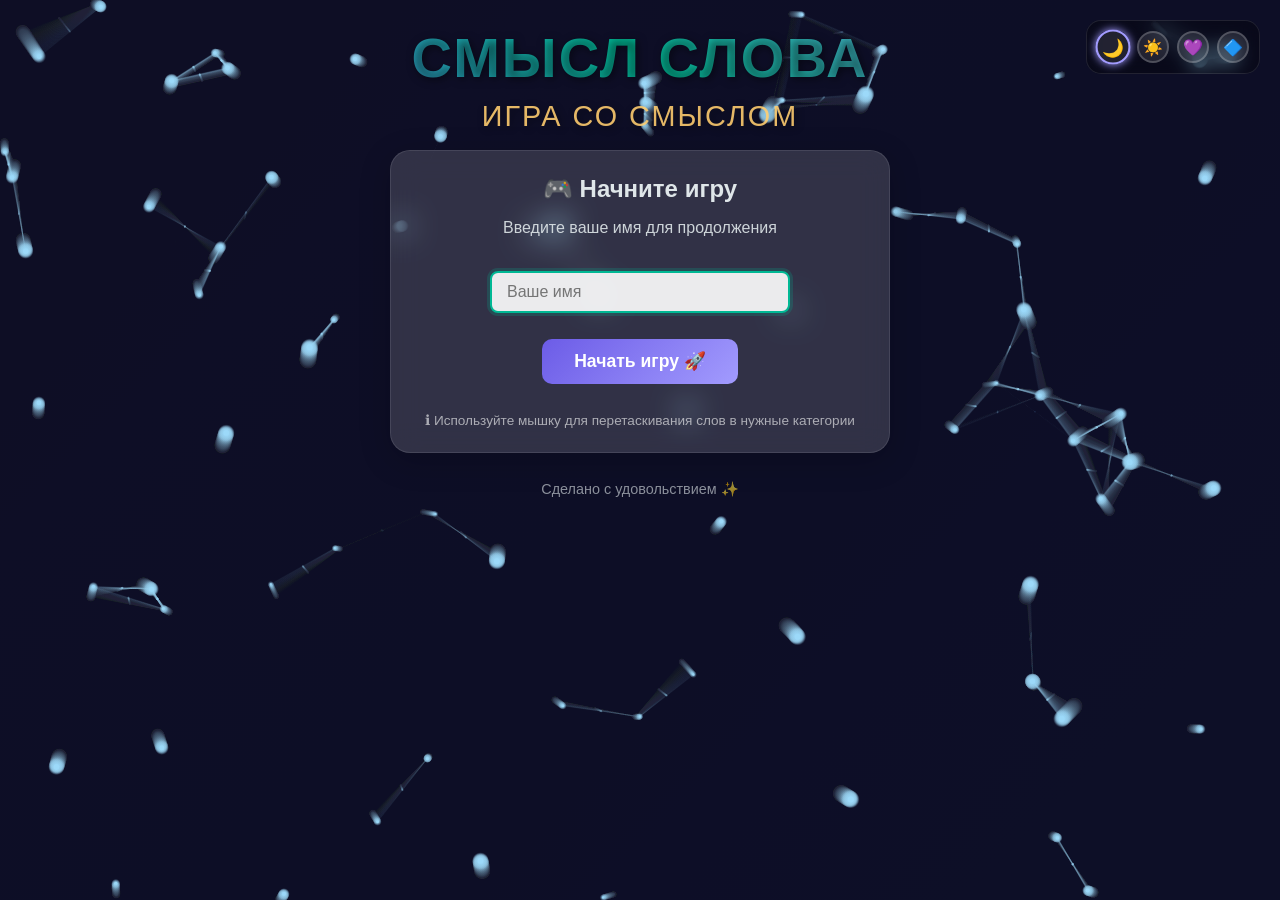
<file: Game_Kostin_SmyslSlova/index.html>
<!DOCTYPE html>
<html lang="ru">
<head>
  <meta charset="UTF-8">
  <meta name="viewport" content="width=device-width, initial-scale=1.0">
  <title>Игра: Смысл Слова</title>
  <link rel="stylesheet" href="style.css">
</head>
<body>
  <!-- ========== АНИМИРОВАННЫЙ ФОН (CANVAS) ========== -->
  <div id="large-header" class="large-header">
    <canvas id="demo-canvas"></canvas>
  </div>

  <!-- ========== ПЕРЕКЛЮЧАТЕЛЬ ТЕМ ========== -->
  <!-- Собственное интересное решение — смена цветовой палитры -->
  <div class="theme-switcher" id="theme-switcher">
    <button class="theme-btn active" data-theme="dark" title="Тёмная тема">🌙</button>
    <button class="theme-btn" data-theme="light" title="Светлая тема">☀️</button>
    <button class="theme-btn" data-theme="purple" title="Фиолетовая тема">💜</button>
    <button class="theme-btn" data-theme="blue" title="Синяя тема">🔷</button>
  </div>

  <!-- ========== ПОСТОЯННАЯ КНОПКА СМЕНЫ ИГРОКА ========== -->
  <!-- Видна только когда пользователь вошел в систему -->
  <button id="logout-btn" class="logout-btn" onclick="logoutCurrentUser()" title="Сменить игрока">
    🔄 Сменить игрока
  </button>

  <!-- ========== ОСНОВНОЙ КОНТЕЙНЕР ========== -->
  <div class="container">
    
    <!-- ========== ЗАГОЛОВОК ========== -->
    <h1 class="main-title">
      <span class="title-main">СМЫСЛ СЛОВА</span>
      <span class="title-sub">Игра со смыслом</span>
    </h1>

    <!-- ========== ЭКРАН АВТОРИЗАЦИИ ========== -->
    <!-- Показывается, если пользователь не вошел -->
    <div id="auth-screen" class="card" style="max-width: 500px; margin: 0 auto;">
      <h2 style="margin-bottom: 1rem;">🎮 Начните игру</h2>
      <p style="margin-bottom: 1.5rem; opacity: 0.9;">Введите ваше имя для продолжения</p>
      
      <!-- Поле ввода имени (миниавторизация) -->
      <input type="text" id="nameInput" placeholder="Ваше имя" maxlength="20" autocomplete="off">
    
      <!-- Кнопка начала игры -->
      <button class="btn btn-large" onclick="startGame()" style="margin-top: 1rem;">
        Начать игру 🚀
      </button>
      
      <small style="color: rgba(255,255,255,0.6); display: block; margin-top: 1.5rem; font-size: 0.85rem;">
        ℹ Используйте мышку для перетаскивания слов в нужные категории
      </small>
    </div>

    <!-- ========== ЭКРАН МЕНЮ ========== -->
    <!-- Показывается после авторизации -->
    <div id="menu-screen" style="display:none; height: 100%;">

      <!-- Трехколоночная сетка (левая панель - правила, центр - уровни, правая - топ) -->
      <div class="side-panels">

        <!-- ========== ЛЕВАЯ ПАНЕЛЬ: КАК ИГРАТЬ ========== -->
        <div class="side-panel">
          <div class="card compact-card">
            <h3 style="margin-bottom: 12px; font-size: 1.1rem;">🎮 Как играть</h3>
            <div class="how-to-play">
              <!-- Каждый пункт правил в отдельном блоке -->
              <div class="instruction-item">
                <p>1 уровень: Перетаскивайте слова в подходящие категории 🧠</p>
              </div>
              <div class="instruction-item">
                <p>2 уровень: Слова падают! Успейте распределить их ⚡</p>
              </div>
              <div class="instruction-item">
                <p>3 уровень: Максимальная сложность и скорость 💥</p>
              </div>
              <div class="instruction-item">
                <p>Внимание: время ограничено! ⏳</p>
              </div>
            </div>
            <!-- Кнопка для подробных правил -->
            <button class="btn btn-small" onclick="showAdvancedInstructions()" style="margin-top: 12px; width: 100%;">
              📖 Подробные правила
            </button>
          </div>
        </div>

        <!-- ========== ЦЕНТРАЛЬНАЯ ПАНЕЛЬ: ВЫБОР УРОВНЯ ========== -->
        <div class="main-panel">
          <div class="card">
            
            <!-- Информация о текущем игроке -->
            <div class="player-info">
              <div class="player-stats">
                <div class="stat-item">
                  <span class="stat-label">Игрок:</span>
                  <span id="welcome-text" class="stat-value"></span>
                </div>
                <div class="stat-item">
                  <span class="stat-label">Очки:</span>
                  <span id="score-text" class="stat-value">0</span>
                </div>
                <div class="stat-item">
                  <span class="stat-label">Пройдено:</span>
                  <span id="completed-text" class="stat-value">0/3</span>
                </div>
              </div>
            </div>

            <h3 style="margin: 1rem 0; text-align: center;">🎯 Выберите уровень</h3>

            <!-- Сетка из трех уровней -->
            <div class="level-grid">
              
              <!-- Уровень 1 -->
              <div id="lvl1" class="level-card" onclick="goTo(1)">
                <h3>Уровень 1 🌱</h3>
                <p class="level-desc">Пары слов 🔗</p>
                <div class="level-info">
                  <small>90 секунд</small>
                </div>
                <!-- Статистика по уровню (подгружается из UserManager) -->
                <div class="level-stats" id="stats-1"></div>
              </div>

              <!-- Уровень 2 -->
              <div id="lvl2" class="level-card" onclick="goTo(2)">
                <h3>Уровень 2 ⚡</h3>
                <p class="level-desc">Падающие слова 🌀</p>
                <div class="level-info">
                  <small>120 секунд</small>
                </div>
                <div class="level-stats" id="stats-2"></div>
              </div>

              <!-- Уровень 3 -->
              <div id="lvl3" class="level-card" onclick="goTo(3)">
                <h3>Уровень 3 🔥</h3>
                <p class="level-desc">Экстремальная скорость 🚀</p>
                <div class="level-info">
                  <small>120 секунд</small>
                </div>
                <div class="level-stats" id="stats-3"></div>
              </div>
            </div>

            <!-- Кнопки управления -->
            <div style="margin-top: 20px;">
              <button class="btn" style="background:#e17055" onclick="resetProgress()">
                Сбросить прогресс ♻️
              </button>
              <button class="btn" style="background:#d63031" onclick="logoutCurrentUser()">
                Сменить игрока 🔄
              </button>
              <button class="btn" style="background:var(--secondary)" onclick="showThemeInfo()">
                Сменить тему 🎨
              </button>
            </div>
          </div>
        </div>

        <!-- ========== ПРАВАЯ ПАНЕЛЬ: ТОП ИГРОКОВ ========== -->
        <div class="side-panel">
          <div class="card compact-card">
            <h3 style="margin-bottom: 15px;">Топ игроков 🥇</h3>
            <!-- Мини-лидерборд (топ-5) -->
            <div id="mini-leaderboard">
              <div class="loading-text">Загрузка...</div>
            </div>
            <!-- Ссылка на полную таблицу -->
            <button class="btn btn-small" onclick="window.location.href='leaderboard.html'" style="margin-top: 10px;">
              Полная таблица 🏆
            </button>
            <!-- Счетчик всех игроков -->
            <div style="margin-top: 15px; padding: 10px; background: rgba(255,255,255,0.05); border-radius: 8px;">
              <small style="opacity: 0.7;">Всего игроков: <span id="total-players">0</span></small>
            </div>
          </div>
        </div>
      </div>
    </div>

    <!-- ========== ПОДВАЛ ========== -->
    <footer style="text-align: center; margin-top: 20px; opacity: 0.6; font-size: 0.9em;">
      <p>Сделано с удовольствием ✨</p>
    </footer>
  </div>

  <!-- ========== ПОДКЛЮЧЕНИЕ СКРИПТОВ ========== -->
  <script src="script.js"></script>
  <script>
    // ========== КОД ДЛЯ ГЛАВНОЙ СТРАНИЦЫ ==========
    
    // Текущая тема (из localStorage или темная по умолчанию)
    let currentTheme = localStorage.getItem('gameTheme') || 'dark';
    
    /**
     * Инициализация темы при загрузке
     */
    function initTheme() {
      document.body.className = `theme-${currentTheme}`;
      
      // Подсветка активной кнопки темы
      const buttons = document.querySelectorAll('.theme-btn');
      buttons.forEach(btn => {
        btn.classList.remove('active');
        if (btn.dataset.theme === currentTheme) {
          btn.classList.add('active');
        }
      });
      
      // Обработчик переключения темы
      const switcher = document.getElementById('theme-switcher');
      if (switcher) {
        switcher.addEventListener('click', (e) => {
          if (e.target.classList.contains('theme-btn')) {
            const theme = e.target.dataset.theme;
            setTheme(theme);
          }
        });
      }
    }
    
    /**
     * Установка темы
     * @param {string} themeName - название темы
     */
    function setTheme(themeName) {
      document.body.className = `theme-${themeName}`;
      currentTheme = themeName;
      localStorage.setItem('gameTheme', themeName);  // Сохраняем в localStorage
      
      const buttons = document.querySelectorAll('.theme-btn');
      buttons.forEach(btn => {
        btn.classList.remove('active');
        if (btn.dataset.theme === themeName) {
          btn.classList.add('active');
        }
      });
      
      SoundManager.click();  // Звук клика
      
      // Уведомление только если вызвано вручную (не при загрузке)
      if (window.themeChangeInitiated) {
        NotificationManager.show(`Тема: ${getThemeName(themeName)}`, 'success', 1500);
      }
    }
    
    /**
     * Получить название темы для уведомления
     */
    function getThemeName(theme) {
      const names = {
        'dark': 'Тёмная',
        'light': 'Светлая',
        'purple': 'Фиолетовая',
        'green': 'Зелёная',
        'blue': 'Синяя',
        'orange': 'Оранжевая'
      };
      return names[theme] || theme;
    }

    /**
     * Начало игры (после ввода имени)
     */
    function startGame() {
      const nameInput = document.getElementById('nameInput');
      const name = nameInput.value.trim();

      if (!name || name.length === 0) {
        nameInput.style.borderColor = 'var(--error)';
        NotificationManager.show("Введите ваше имя!", 'error');
        return;
      }

      UserManager.login(name);  // Передаем управление UserManager
    }

    /**
     * Выход текущего пользователя
     */
    function logoutCurrentUser() {
      if (confirm("Вы уверены, что хотите сменить игрока?")) {
        UserManager.logout();
      }
    }

    /**
     * Показать подробные правила
     */
    function showAdvancedInstructions() {
      const message = `🎮 ПРАВИЛА ИГРЫ 🎮

Уровень 1 (Пары слов):
• Перетаскивайте слова в подходящие категории
• У вас есть 90 секунд
• Избегайте ошибок

Уровень 2 (Падающие слова):
• Слова появляются сверху и падают вниз
• ЛКМ - перетащить в категорию
• ПКМ - пропустить лишнее слово
• Не дайте словам упасть!

Уровень 3 (Экстремальная скорость):
• Максимальная сложность
• Динамические категории
• Высокая скорость игры
• Требует быстрой реакции!`;
      
      NotificationManager.show(message, 'info', 8000);
    }

    /**
     * Информация о темах
     */
    function showThemeInfo() {
      window.themeChangeInitiated = true;
      NotificationManager.show("🎨 Темы оформления\n\nВыберите цветовую схему из переключателя в правом верхнем углу", 'info', 3000);
    }

    // ========== ЗАГРУЗКА СТРАНИЦЫ ==========
    document.addEventListener('DOMContentLoaded', () => {
      initTheme();  // Инициализация темы
      
      // Обработчик Enter в поле ввода имени
      const nameInput = document.getElementById('nameInput');
      if (nameInput) {
        nameInput.addEventListener('keypress', (e) => {
          if (e.key === 'Enter') {
            startGame();
          }
        });
        nameInput.focus();
      }

      // ========== СЕКРЕТНЫЕ АДМИН-КОДЫ ==========
      // Собственное интересное решение — активация админ-режима
      const adminTriggers = [
        'admin', 'админ', 'vip', 'god', 'bog', 'test', 
        'root', 'dev', 'debug', 'super', 'boss', 'а-д-м-и-н'
      ].map(s => s.toLowerCase());

      let keyBuffer = '';  // Буфер нажатых клавиш

      // Отслеживание нажатий клавиш
      document.addEventListener('keydown', (event) => {
        const key = (event.key || '').toLowerCase();
        if (key.length !== 1) return;  // Только одиночные символы

        keyBuffer = (keyBuffer + key).slice(-20);  // Добавляем в буфер

        // Проверяем, есть ли в буфере секретный код
        for (const trigger of adminTriggers) {
          if (keyBuffer.endsWith(trigger)) {
            keyBuffer = '';
            unlockAllLevels();  // Разблокировка всех уровней
            break;
          }
        }
      });

      // Если пользователь уже есть, показываем меню
      if (UserManager.user) {
        document.getElementById('auth-screen').style.display = 'none';
        document.getElementById('menu-screen').style.display = 'block';
        document.getElementById('welcome-text').innerText = UserManager.user.name;
        document.getElementById('score-text').innerText = UserManager.user.score;
        document.getElementById('completed-text').innerText =
            UserManager.user.completedLevels.length + '/3';
      } else {
        setTimeout(() => {
          const input = document.getElementById('nameInput');
          if (input) input.focus();
        }, 100);
      }
    });

    /**
     * Сброс прогресса игрока
     */
    function resetProgress() {
      if (!UserManager.user) return;

      if (confirm("Вы уверены? Это сбросит весь ваш прогресс.")) {
        // Сбрасываем данные пользователя
        UserManager.user.unlocked = 1;
        UserManager.user.completedLevels = [];
        UserManager.user.attempts = {};
        UserManager.user.bestTimes = {};
        UserManager.user.levelScores = {};
        UserManager.user.score = 0;
        
        UserManager.save();  // Сохраняем
        LeaderboardManager.updatePlayer(UserManager.user);  // Обновляем таблицу
        
        NotificationManager.show("Прогресс сброшен! 🧹", 'warning', 2000);
        setTimeout(() => window.location.reload(), 1000);
      }
    }

    /**
     * Загрузка мини-лидерборда
     */
    function loadMiniLeaderboard() {
      const container = document.getElementById('mini-leaderboard');
      const totalPlayersSpan = document.getElementById('total-players');
      const leaders = LeaderboardManager.getTopPlayers(5);
      const allPlayers = LeaderboardManager.getAllPlayers();

      if (totalPlayersSpan) {
        totalPlayersSpan.textContent = allPlayers.length;
      }

      if (leaders.length === 0) {
        container.innerHTML = '<p style="opacity: 0.6; font-size: 0.9em;">Пока нет результатов</p>';
        return;
      }

      let html = '<div class="mini-leaderboard-list">';
      leaders.forEach((player, index) => {
        const medal = `${index + 1}.`;
        const isCurrentUser = UserManager.user && player.name === UserManager.user.name;
        
        html += `
          <div class="mini-leader-item ${isCurrentUser ? 'current-user' : ''}">
            <span class="leader-rank">${medal}</span>
            <span class="leader-name">${player.name}</span>
            <span class="leader-score">${player.score}</span>
          </div>
        `;
      });
      html += '</div>';
      container.innerHTML = html;
    }

    /**
     * Разблокировка всех уровней (админ-режим)
     */
    function unlockAllLevels() {
      if (!UserManager.user) {
        // Если пользователь еще не вошел, сохраняем флаг
        localStorage.setItem('ssw_admin_pending', '1');
        NotificationManager.show(
          "✅ Код принят! Теперь введите имя и нажмите «Начать игру» — админка включится автоматически.",
          'success', 6000
        );
        return;
      }
      
      // Разблокировка
      UserManager.user.unlocked = 3;
      UserManager.user.completedLevels = [1, 2, 3];
      UserManager.save();
      
      NotificationManager.show("Режим администратора активирован: все уровни разблокированы!", 'success', 5000);
      setTimeout(() => window.location.reload(), 3000);
    }

    // ========== ЗАГРУЗКА СТРАНИЦЫ ==========
    window.onload = () => {
      AnimatedBackground.init();  // Запуск анимированного фона
      initTheme();  // Инициализация темы

      if (UserManager.user) {
        // Пользователь уже вошел
        document.getElementById('auth-screen').style.display = 'none';
        document.getElementById('menu-screen').style.display = 'block';
        document.getElementById('welcome-text').innerText = UserManager.user.name;
        document.getElementById('score-text').innerText = UserManager.user.score;
        document.getElementById('completed-text').innerText =
            UserManager.user.completedLevels.length + '/3';

        // Проверяем, был ли активирован админ-режим до входа
        if (localStorage.getItem('ssw_admin_pending') === '1') {
          localStorage.removeItem('ssw_admin_pending');
          unlockAllLevels();
          return;
        }

        loadMiniLeaderboard();  // Загружаем топ игроков

        // Обновляем статистику по каждому уровню
        for(let i = 1; i <= 3; i++) {
          const card = document.getElementById(`lvl${i}`);
          const statsDiv = document.getElementById(`stats-${i}`);

          if (i > UserManager.user.unlocked) {
            card.classList.add('disabled');  // Блокируем недоступные уровни
            card.style.cursor = 'not-allowed';
          }

          if (UserManager.user.completedLevels.includes(i)) {
            card.classList.add('completed');  // Отмечаем пройденные

            const attempts = UserManager.user.attempts[i] || 0;
            const bestTime = UserManager.user.bestTimes[i];
            let statsHTML = '<small>Пройдено';

            if (bestTime) {
              const mins = Math.floor(bestTime / 60);
              const secs = bestTime % 60;
              statsHTML += ` | ${mins}:${secs.toString().padStart(2, '0')}`;
            }

            if (attempts > 1) {
              statsHTML += ` | ${attempts}x`;
            }

            statsHTML += '</small>';
            statsDiv.innerHTML = statsHTML;
          }
        }
      }
    };

    /**
     * Переход на выбранный уровень
     * @param {number} lvl - номер уровня
     */
    function goTo(lvl) {
      if (UserManager.user && lvl <= UserManager.user.unlocked) {
        SoundManager.click();
        // Переход на страницу выбора сложности уровня
        window.location.href = `Levels/Level${lvl}/select-mode.html`;
      } else {
        SoundManager.error();
        NotificationManager.show("Этот уровень пока недоступен!\nПройдите предыдущие уровни, чтобы разблокировать.", 'error', 5000);
      }
    }
  </script>
</body>
</html>
</file>
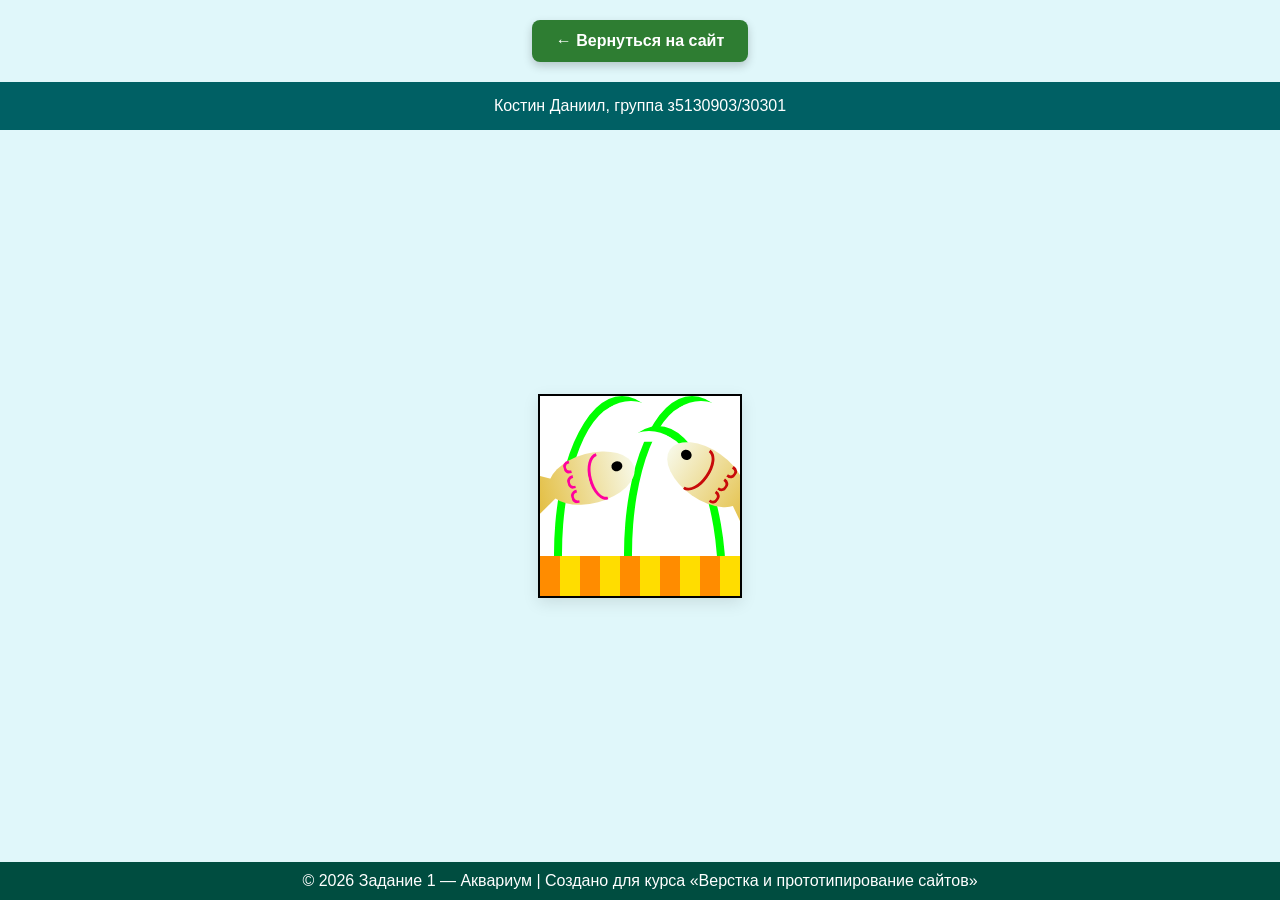
<file: zadanie1/index.html>
<!DOCTYPE html>
<html lang="ru">
<head>
  <meta charset="UTF-8" />
  <meta name="viewport" content="width=device-width, initial-scale=1.0" />
  <title>Задание 1 — Аквариум</title>
  
  <!-- ========== СТИЛИ ДЛЯ КНОПКИ ВОЗВРАТА ========== -->
  <style>
    /* Кнопка возврата на главную страницу */
    .back-button {
      display: block;                    /* Чтобы занимала всю ширину */
      margin: 20px auto;                 /* Центрирование по горизонтали */
      padding: 12px 24px;                /* Внутренние отступы для удобного нажатия */
      background: #2e7d32;                /* Темно-зеленый цвет в стиле главной страницы */
      color: white;                       /* Белый текст */
      text-decoration: none;              /* Убираем подчеркивание ссылки */
      font-weight: 700;                   /* Жирный шрифт */
      border-radius: 8px;                 /* Скругленные углы */
      text-align: center;                 /* Текст по центру */
      box-shadow: 0 4px 10px rgba(0, 0, 0, 0.2);  /* Тень для объема */
      transition: background 0.3s ease;   /* Плавное изменение фона при наведении */
    }
    .back-button:hover {
      background: #1b5e20;                /* Еще темнее при наведении */
    }
  </style>
  
  <!-- Подключаем внешний CSS-файл со всеми стилями аквариума -->
  <link rel="stylesheet" href="pic.css" />
</head>

<body>
  <!-- КНОПКА ВОЗВРАТА НА ГЛАВНУЮ -->
  <!-- "../index.html" означает "подняться на уровень выше и взять index.html" -->
  <a href="../index.html" class="back-button">← Вернуться на сайт</a>

  <!-- ШАПКА С ИНФОРМАЦИЕЙ О СТУДЕНТЕ -->
  <header style="text-align: center; padding: 15px; background: #006064; color: white;">
    Костин Даниил, группа з5130903/30301
  </header>

  <!-- ОСНОВНОЙ КОНТЕНТ -->
  <main>
    <!-- ========== КОНТЕЙНЕР АКВАРИУМА ========== -->
    <!-- Все элементы аквариума позиционируются относительно этого блока -->
    <div class="aquarium" id="aquarium">
      
      <!-- ========== ВОДОРОСЛЬ 1 (левая верхняя) ========== -->
      <!-- Каждая водоросль состоит из двух частей: зеленой основы и белого блика -->
      <div class="grass1">
        <!-- Зеленая часть водоросли (сама водоросль) -->
        <div class="green"></div>
        <!-- Белый блик на водоросли (создает объем) -->
        <div class="white"></div>
      </div>
      
      <!-- ========== ВОДОРОСЛЬ 2 (правая верхняя) ========== -->
      <div class="grass2">
        <div class="green"></div>
        <div class="white"></div>
      </div>
      
      <!-- ========== ВОДОРОСЛЬ 3 (нижняя) ========== -->
      <div class="grass3">
        <div class="green"></div>
        <div class="white"></div>
      </div>
      
      <!-- ========== РЫБКА 1 (розовая, слева) ========== -->
      <!-- Рыбка состоит из тела, хвоста, глаза и декоративных кругов на теле -->
      <div class="fish1">
        <!-- Тело рыбы (овал с градиентом) -->
        <div class="body"></div>
        <!-- Хвост рыбы (треугольник) -->
        <div class="tail"></div>
        <!-- Глаз (черный круг) -->
        <div class="eye"></div>
        
        <!-- Декоративные полукруги на теле (создают узор) -->
        <!-- top: 3% - расположение у верхнего края -->
        <div class="circle-pattern" style="top: 3%; border-color: hsl(323, 100%, 50%)"></div>
        <!-- top: 34% - расположение чуть выше середины -->
        <div class="circle-pattern" style="top: 34%; border-color: hsl(323, 100%, 50%)"></div>
        <!-- top: 64% - расположение чуть ниже середины -->
        <div class="circle-pattern" style="top: 64%; border-color: hsl(323, 100%, 50%)"></div>
        <!-- Большой полукруг, занимающий почти всё тело -->
        <div class="circle-pattern circle-big" style="border-color: hsl(323, 100%, 50%)"></div>
        <!-- hsl(323, 100%, 50%) - ярко-розовый цвет -->
      </div>
      
      <!-- ========== РЫБКА 2 (желтая, справа) ========== -->
      <!-- Аналогичная структура, но без указания цвета (используется цвет по умолчанию) -->
      <div class="fish2">
        <div class="body"></div>
        <div class="tail"></div>
        <div class="eye"></div>
        <div class="circle-pattern" style="top: 3%"></div>
        <div class="circle-pattern" style="top: 34%"></div>
        <div class="circle-pattern" style="top: 64%"></div>
        <div class="circle-pattern circle-big"></div>
      </div>
      
      <!-- ========== ПЕСОК НА ДНЕ ========== -->
      <!-- Полоса с текстурой песка в нижней части аквариума -->
      <div class="sand"></div>
    </div>
  </main>

  <!-- ПОДВАЛ -->
  <footer style="text-align: center; padding: 10px; background: #004d40; color: white;">
    © 2026 Задание 1 — Аквариум | Создано для курса «Верстка и прототипирование сайтов»
  </footer>
</body>
</html>
</file>
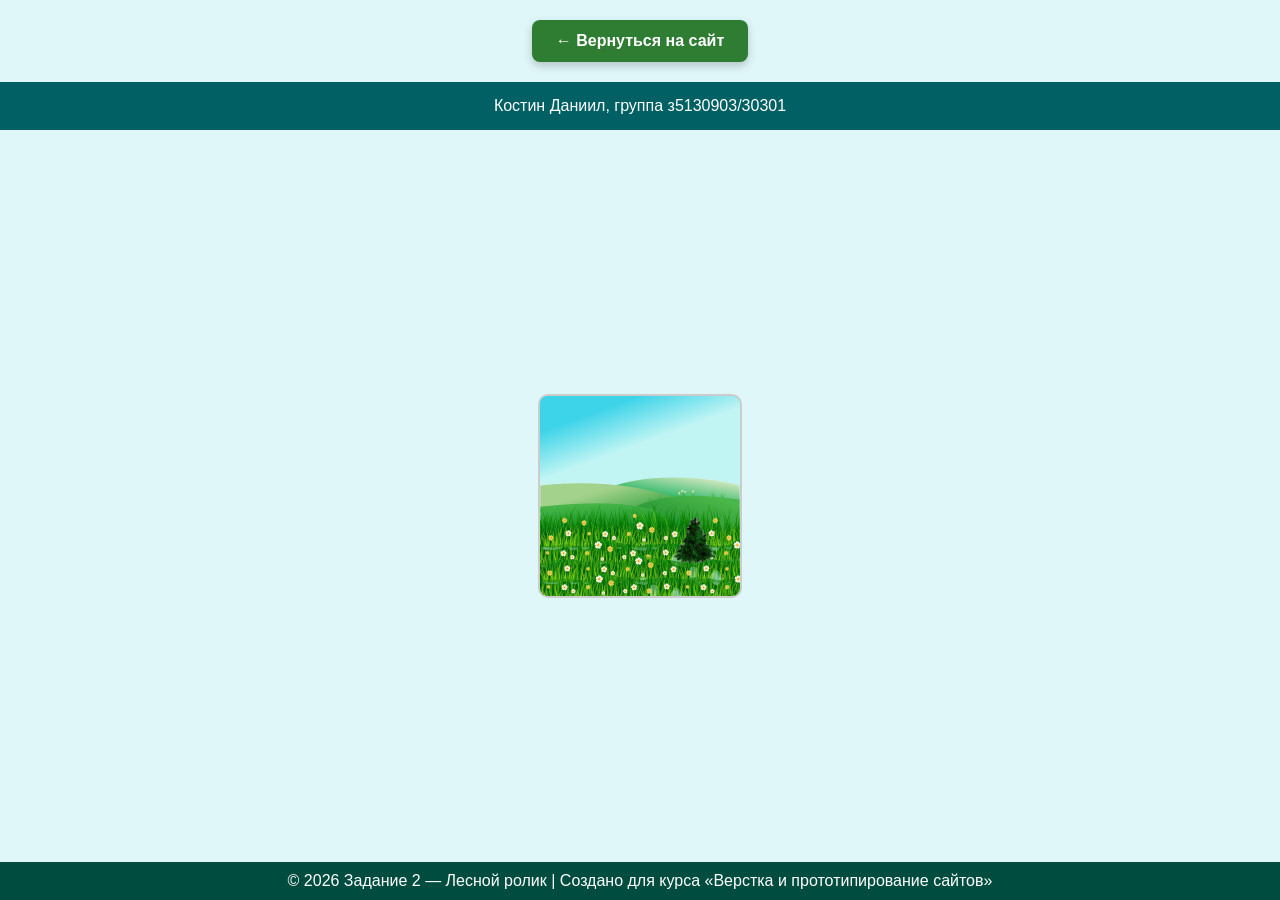
<file: zadanie2/index.html>
<!DOCTYPE html>
<html lang="ru">
<head>
  <meta charset="UTF-8" />
  <meta name="viewport" content="width=device-width, initial-scale=1.0" />
  <title>Задание 2 — Лесной ролик</title>
  
  <!-- ========== СТИЛИ ДЛЯ КНОПКИ ВОЗВРАТА ========== -->
  <style>
    /* Кнопка возврата на главную страницу (такой же стиль как в задании 1) */
    .back-button {
      display: block;                    /* Чтобы занимала всю ширину */
      margin: 20px auto;                 /* Центрирование по горизонтали */
      padding: 12px 24px;                /* Внутренние отступы */
      background: #2e7d32;                /* Темно-зеленый */
      color: white;                       /* Белый текст */
      text-decoration: none;              /* Убираем подчеркивание */
      font-weight: 700;                   /* Жирный */
      border-radius: 8px;                 /* Скругление */
      text-align: center;                 /* Текст по центру */
      box-shadow: 0 4px 10px rgba(0, 0, 0, 0.2);  /* Тень */
      transition: background 0.3s ease;   /* Плавное изменение */
    }
    .back-button:hover {
      background: #1b5e20;                /* Темнее при наведении */
    }
  </style>
  
  <!-- Подключаем внешний CSS-файл со всеми стилями сцены -->
  <link rel="stylesheet" href="style.css" />
</head>

<body>
  <!-- КНОПКА ВОЗВРАТА НА ГЛАВНУЮ -->
  <a href="../index.html" class="back-button">← Вернуться на сайт</a>

  <!-- ШАПКА С ИНФОРМАЦИЕЙ О СТУДЕНТЕ -->
  <header style="text-align: center; padding: 15px; background: #006064; color: white;">
    Костин Даниил, группа з5130903/30301
  </header>

  <!-- ОСНОВНОЙ КОНТЕНТ -->
  <main>
    <!-- ========== КОНТЕЙНЕР СЦЕНЫ ========== -->
    <!-- Все элементы позиционируются относительно этого блока -->
    <!-- Именно на него навешиваются :hover и :active эффекты -->
    <div class="scene" id="scene">
      
      <!-- ========== ФОН ========== -->
      <!-- Изображение леса (самый нижний слой) -->
      <div class="background"></div>

      <!-- ========== ОБЛАКА ========== -->
      <!-- Два облака, которые появляются при наведении -->
      <div class="cloud cloud1"></div>
      <div class="cloud cloud2"></div>

      <!-- ========== ДЕРЕВО (ЁЛКА) ========== -->
      <!-- Качается при наведении -->
      <div class="tree"></div>

      <!-- ========== ЛИСА ========== -->
      <!-- Выбегает при наведении -->
      <div class="fox"></div>

      <!-- ========== СОЛНЦЕ ========== -->
      <!-- Появляется и катится при нажатии -->
      <div class="sun"></div>

      <!-- ========== ТЕКСТОВЫЕ ПОДСКАЗКИ ========== -->
      <!-- Два текста, переключаются при наведении/нажатии -->
      <div class="label label-hover">Санаторий "Родные просторы"</div>
      <div class="label label-active">Лучший отдых</div>
    </div>
  </main>

  <!-- ПОДВАЛ -->
  <footer style="text-align: center; padding: 10px; background: #004d40; color: white;">
    © 2026 Задание 2 — Лесной ролик | Создано для курса «Верстка и прототипирование сайтов»
  </footer>
</body>
</html>
</file>
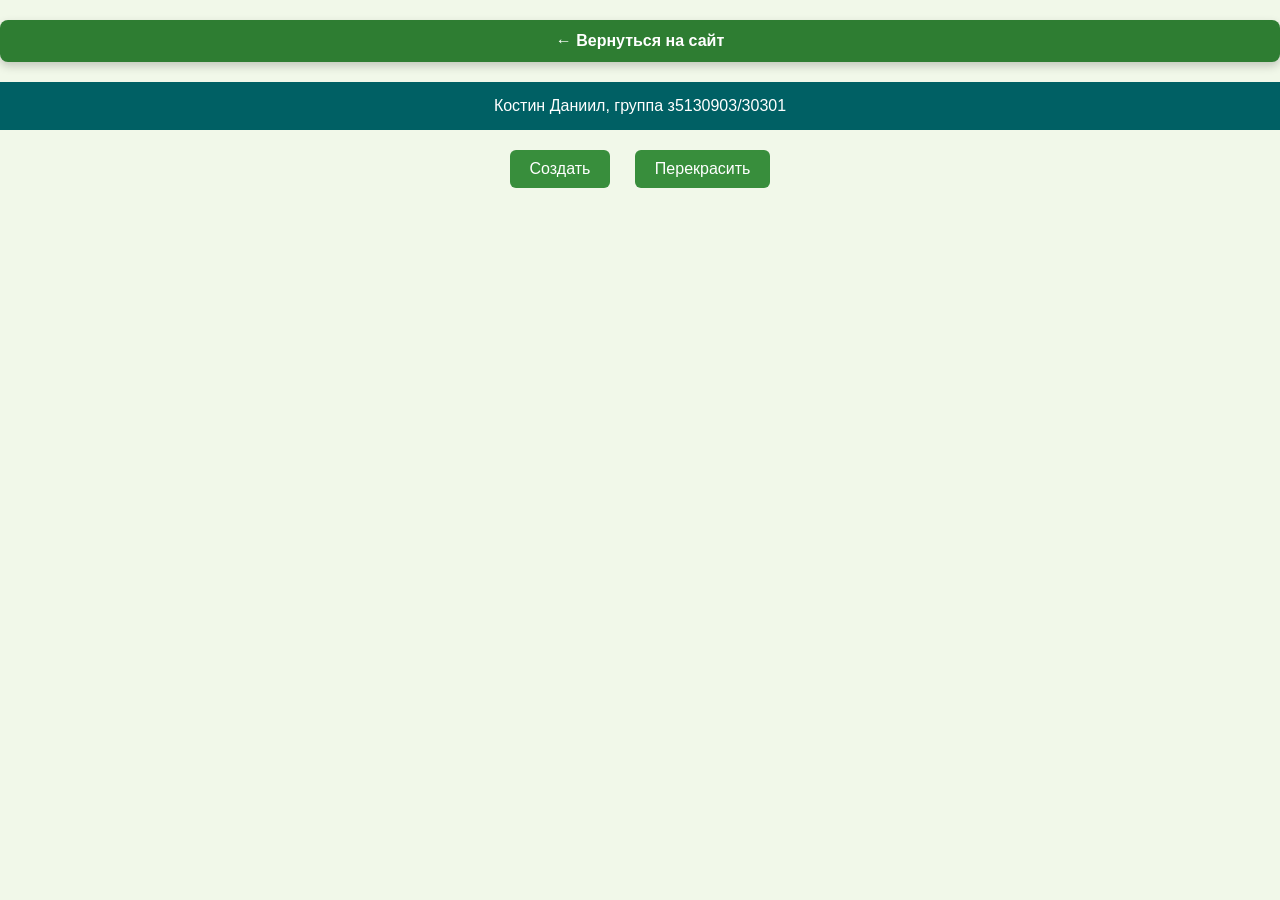
<file: zadanie3/index.html>
<!DOCTYPE html>
<html lang="ru">
<head>
  <meta charset="UTF-8" />
  <meta name="viewport" content="width=device-width, initial-scale=1.0" />
  <title>Задание 3 — Многоуровневый список</title>
  
  <!-- ========== СТИЛИ ДЛЯ СТРАНИЦЫ ========== -->
  <style>
    /* Кнопка возврата на главную (такая же, как в других заданиях) */
    .back-button {
      display: block;                    /* Блочный элемент на всю ширину */
      margin: 20px auto;                 /* Центрирование */
      padding: 12px 24px;                /* Внутренние отступы */
      background: #2e7d32;                /* Зеленый цвет */
      color: white;                       /* Белый текст */
      text-decoration: none;              /* Без подчеркивания */
      font-weight: 700;                   /* Жирный */
      border-radius: 8px;                 /* Скругление */
      text-align: center;                 /* Текст по центру */
      box-shadow: 0 4px 10px rgba(0, 0, 0, 0.2);  /* Тень */
      transition: background 0.3s ease;   /* Плавное изменение фона */
    }
    .back-button:hover {
      background: #1b5e20;                /* Темнее при наведении */
    }
    
    /* Базовые стили для всей страницы */
    body {
      font-family: Arial, sans-serif;      /* Шрифт */
      background: #f1f8e9;                 /* Светло-зеленый фон (как на главной) */
      margin: 0;                            /* Убираем отступы */
      padding: 0;
    }
    
    /* Шапка страницы */
    header {
      text-align: center;                   /* Текст по центру */
      padding: 15px;                        /* Внутренние отступы */
      background: #006064;                   /* Темно-бирюзовый */
      color: white;                          /* Белый текст */
    }
    
    /* Основной контент */
    main {
      max-width: 800px;                      /* Максимальная ширина */
      margin: 20px auto;                      /* Центрирование */
      padding: 0 20px;                        /* Отступы по бокам */
    }
    
    /* Контейнер для кнопок */
    .controls {
      text-align: center;                     /* Кнопки по центру */
      margin: 20px 0;                          /* Отступы сверху/снизу */
    }
    
    /* Стили для кнопок */
    button {
      padding: 10px 20px;                      /* Внутренние отступы */
      font-size: 16px;                         /* Размер шрифта */
      margin: 0 10px;                           /* Отступы между кнопками */
      background: #388e3c;                       /* Зеленый фон */
      color: white;                              /* Белый текст */
      border: none;                              /* Без рамки */
      border-radius: 6px;                        /* Скругление */
      cursor: pointer;                           /* Курсор-указатель */
    }
    button:hover {
      background: #2e7d32;                        /* Темнее при наведении */
    }

    /* ========== КЛАССЫ ДЛЯ ЧЕРЕДОВАНИЯ ФОНА ========== */
    /* Эти классы будут добавляться к элементам списка через JS */
    .class1 {
      background-color: #ffebee;  /* Светло-розовый */
    }
    .class2 {
      background-color: #e8f5e9;  /* Светло-зеленый */
    }

    /* Стили для списка */
    aside ol {
      counter-reset: item;         /* Сброс счетчика для нумерации */
    }
    aside li {
      margin-bottom: 15px;         /* Отступ между элементами */
      padding: 10px;               /* Внутренние отступы */
      border-radius: 6px;          /* Скругленные углы */
    }
  </style>
</head>
<body>
  <!-- КНОПКА ВОЗВРАТА НА ГЛАВНУЮ -->
  <a href="../index.html" class="back-button">← Вернуться на сайт</a>

  <!-- ШАПКА С ИНФОРМАЦИЕЙ О СТУДЕНТЕ -->
  <header>
    Костин Даниил, группа з5130903/30301
  </header>

  <!-- ОСНОВНОЙ КОНТЕНТ -->
  <main>
    <!-- ========== ПАНЕЛЬ УПРАВЛЕНИЯ ========== -->
    <div class="controls">
      <!-- Кнопка "Создать" — добавляет новый элемент в список -->
      <button id="createBtn">Создать</button>
      <!-- Кнопка "Перекрасить" — меняет стили элементов -->
      <button id="recolorBtn">Перекрасить</button>
    </div>

    <!-- ========== КОНТЕЙНЕР ДЛЯ СПИСКА ========== -->
    <!-- Сюда будут динамически добавляться элементы -->
    <aside>
      <ol id="phraseList"></ol>
    </aside>
  </main>

  <!-- ПОДКЛЮЧАЕМ JAVASCRIPT -->
  <script src="script.js"></script>
</body>
</html>
</file>
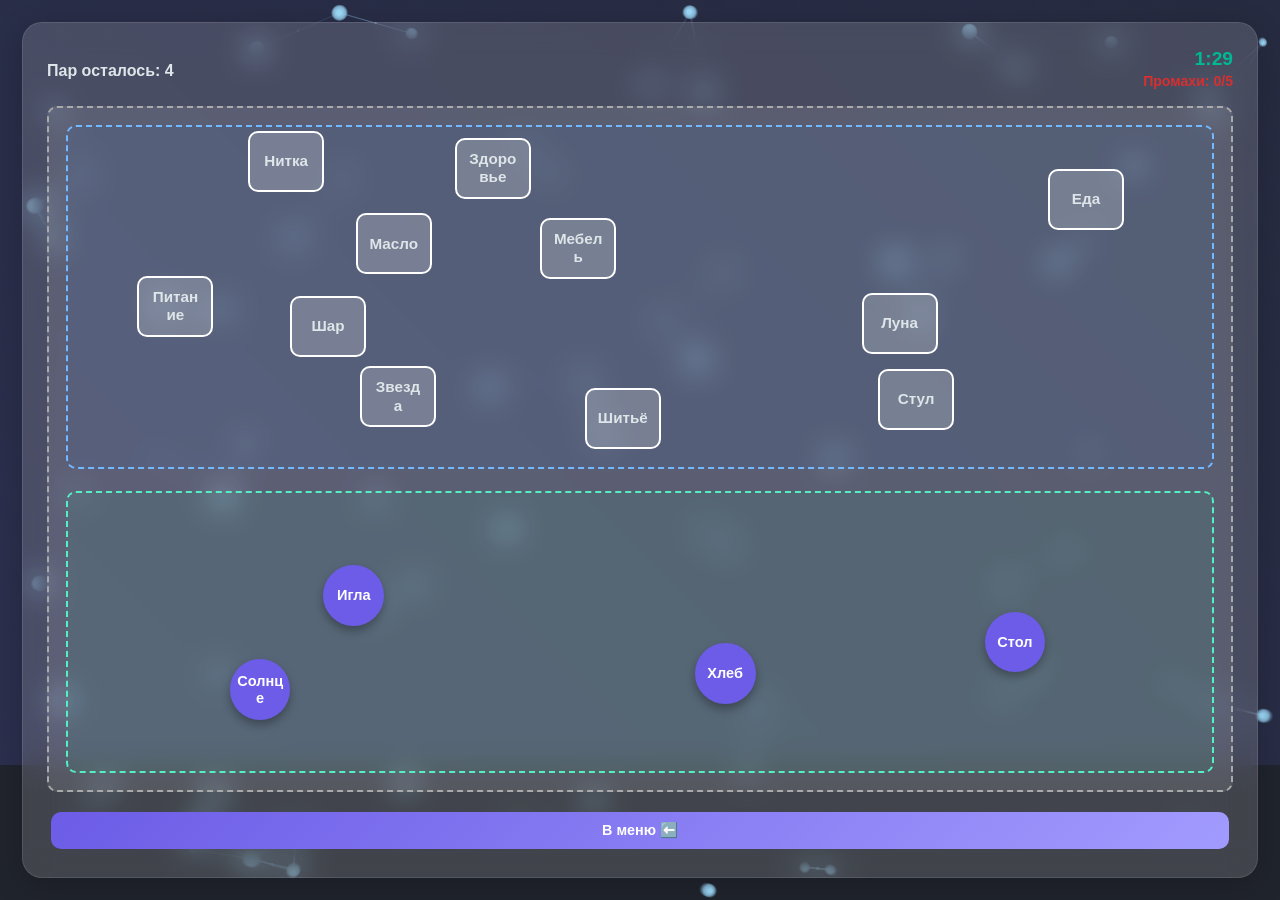
<file: Game_Kostin_SmyslSlova/Levels/Level1/index.html>
<!DOCTYPE html>
<html lang="ru">
<head>
    <meta charset="UTF-8">
    <title>Уровень 1</title>
    
    <!-- Подключаем общие стили -->
    <link rel="stylesheet" href="../../style.css">
    <!-- Подключаем стили для первого уровня -->
    <link rel="stylesheet" href="style.css">
</head>
<body>
    <!-- ========== АНИМИРОВАННЫЙ ФОН ========== -->
    <div id="large-header" style="background: linear-gradient(45deg, rgb(67,74,119), rgba(86,99,184,0.3));
        position: fixed;
        top: 0;
        left: 0;
        width: 100%;
        height: 85vh;"></div>
    <canvas id="demo-canvas"></canvas>

    <!-- ========== ОСНОВНОЙ КОНТЕЙНЕР ========== -->
    <div class="container level-container">
        <!-- Карточка уровня -->
        <div class="card level1-card">
            
            <!-- ===== ИГРОВАЯ ОБЛАСТЬ ===== -->
            <div id="game-area" class="game-area">
                <!-- Зона для категорий (квадраты) -->
                <div id="zone-area" class="zone-area"></div>
                <!-- Зона для слов (круги) -->
                <div id="words-area" class="words-area"></div>
            </div>
            
            <!-- Кнопка возврата в меню -->
            <button class="btn" onclick="history.back()">В меню ⬅️</button>
        </div>
    </div>
    
    <!-- Подключаем общие скрипты -->
    <script src="../../script.js"></script>
    <!-- Подключаем скрипт первого уровня -->
    <script src="script.js"></script>
    
    <!-- Запуск анимированного фона -->
    <script>
        (function() {
            AnimatedBackground.init();
        })();
    </script>
</body>
</html>
</file>
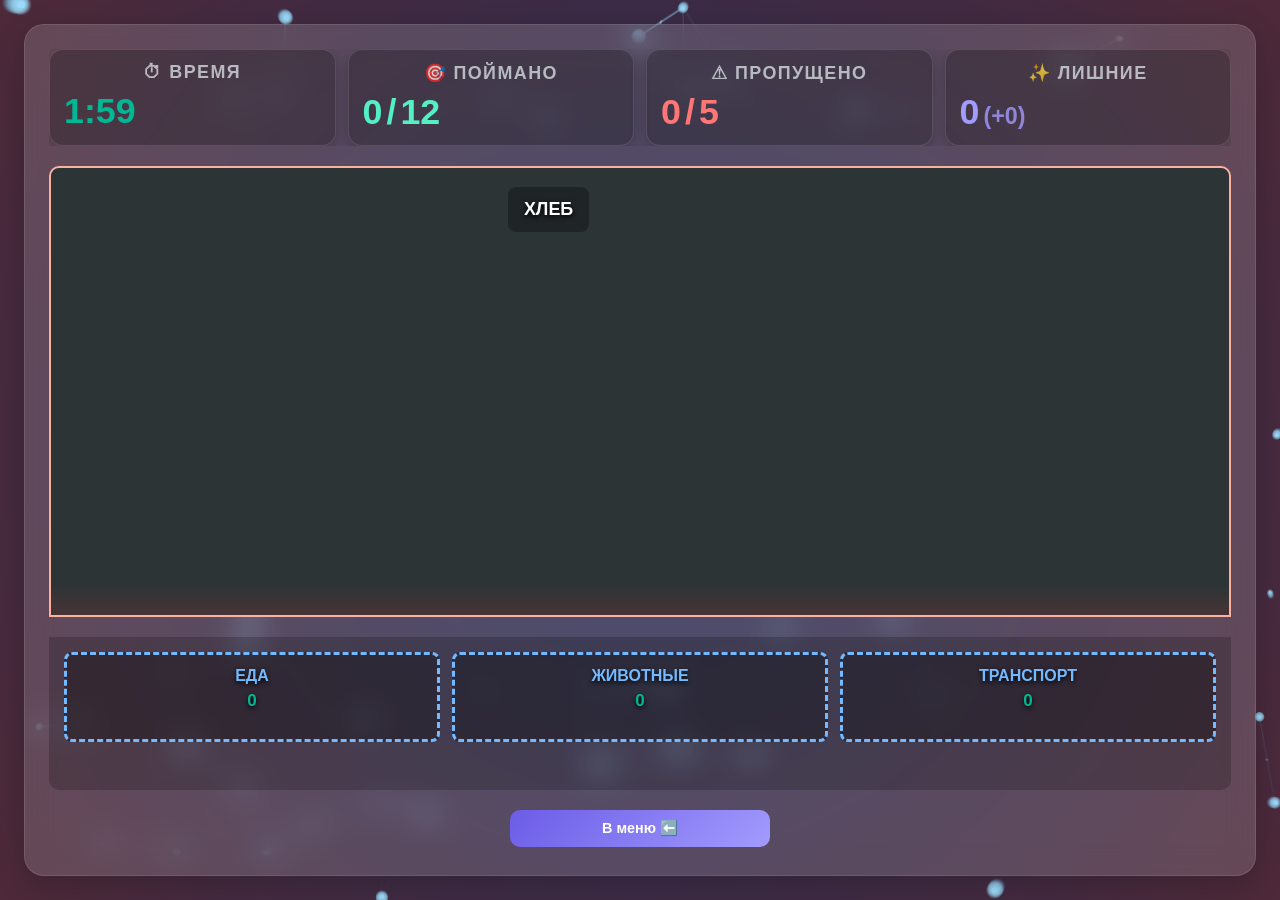
<file: Game_Kostin_SmyslSlova/Levels/Level2/index.html>
<!DOCTYPE html>
<html lang="ru">
<head>
  <meta charset="UTF-8">
  <title>Уровень 2</title>
  
  <!-- Подключаем общие стили -->
  <link rel="stylesheet" href="../../style.css">
  <!-- Подключаем стили для второго уровня -->
  <link rel="stylesheet" href="style.css">
</head>
<body>
  <!-- ========== АНИМИРОВАННЫЙ ФОН ========== -->
  <div id="large-header" style="background: radial-gradient(circle,rgba(63, 94, 251, 0.4) 0%, rgba(252, 70, 107, 0.4) 100%);
    position: fixed;
    top: 0;
    left: 0;
    width: 100%;
    height: 100vh;"></div>
  <canvas id="demo-canvas"></canvas>

  <!-- ========== ОСНОВНОЙ КОНТЕЙНЕР ========== -->
  <div class="container level-container">
    <!-- Карточка уровня -->
    <div class="card level2-card">
      
      <!-- ===== ИГРОВАЯ ОБЛАСТЬ ===== -->
      <div class="level-content">
        <!-- Область для падающих слов -->
        <div id="storm-area" class="storm-area"></div>
        <!-- Область для категорий -->
        <div id="categories-area" class="categories-area"></div>
      </div>
      
      <!-- Кнопка возврата в меню -->
      <button class="btn level2-menu-btn" onclick="history.back()">В меню ⬅️</button>
    </div>
  </div>
  
  <!-- Подключаем общие скрипты -->
  <script src="../../script.js"></script>
  <!-- Подключаем скрипт второго уровня -->
  <script src="script.js"></script>
  
  <!-- Запуск анимированного фона -->
  <script>
    (function() {
        AnimatedBackground.init();
    })();
  </script>
</body>
</html>
</file>
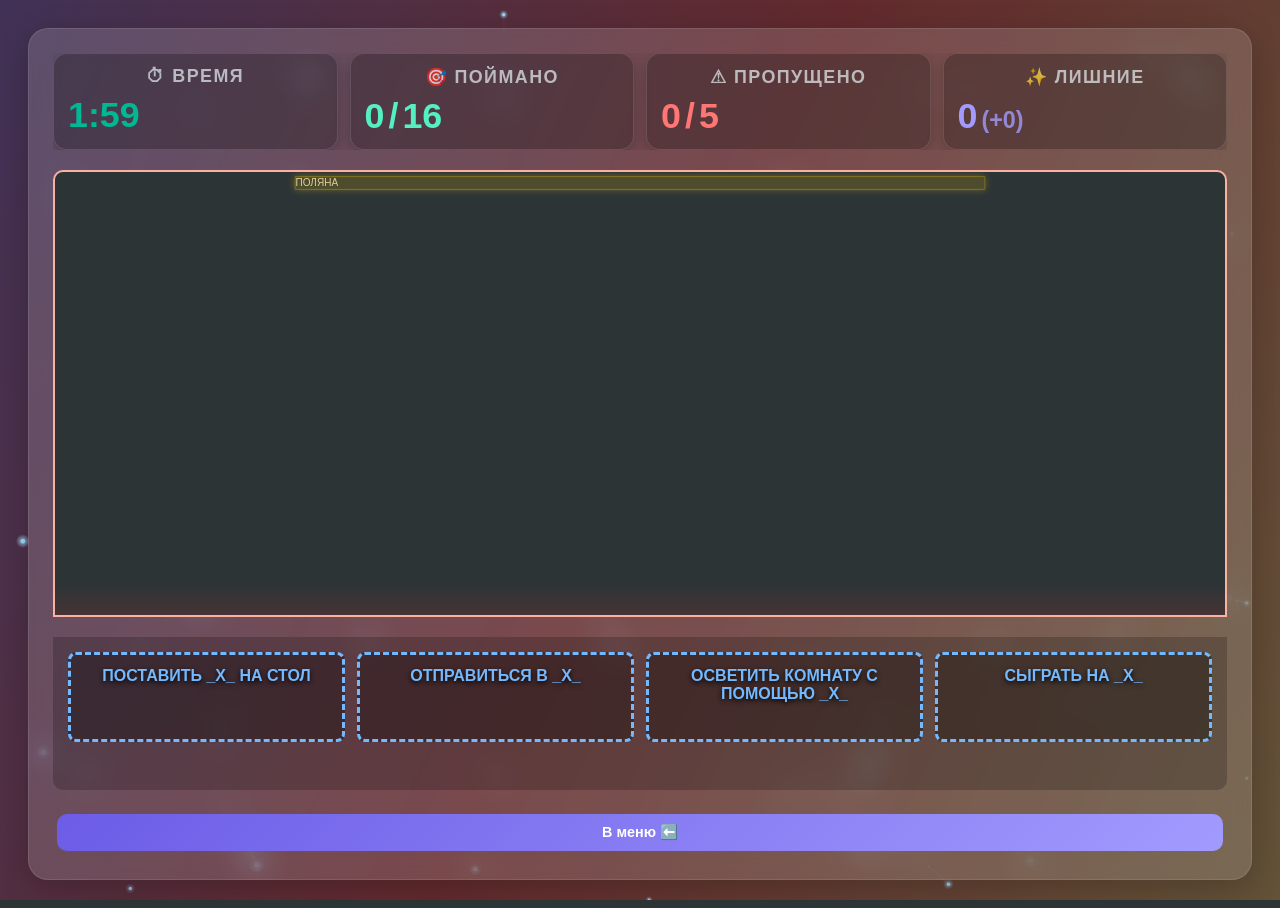
<file: Game_Kostin_SmyslSlova/Levels/Level3/index.html>
<!DOCTYPE html>
<html lang="ru">
<head>
  <meta charset="UTF-8">
  <title>Уровень 3</title>
  
  <!-- Подключаем общие стили -->
  <link rel="stylesheet" href="../../style.css">
  <!-- Подключаем стили для третьего уровня -->
  <link rel="stylesheet" href="style.css">
</head>
<body>
  <!-- ========== АНИМИРОВАННЫЙ ФОН ========== -->
  <div id="large-header" style="background: linear-gradient(115deg,rgba(131, 58, 180, 0.3) 0%, rgba(253, 29, 29, 0.3) 50%, rgba(252, 176, 69, 0.3) 100%);
    position: fixed;
    top: 0;
    left: 0;
    width: 100%;
    height: 100vh;"></div>
  <canvas id="demo-canvas"></canvas>

  <!-- ========== ОСНОВНОЙ КОНТЕЙНЕР ========== -->
  <div class="container level-container">
    <!-- Карточка уровня -->
    <div class="card level3-card">
      
      <!-- ===== ИГРОВАЯ ОБЛАСТЬ ===== -->
      <div class="level-content">
        <!-- Canvas для отрисовки путей -->
        <canvas id="path-canvas" class="path-canvas" aria-hidden="true"></canvas>
        <!-- Область для падающих слов -->
        <div id="storm-area" class="storm-area"></div>
        <!-- Область для категорий -->
        <div id="categories-area" class="categories-area"></div>
      </div>
      
      <!-- Кнопка возврата в меню -->
      <button class="btn level2-menu-btn" onclick="history.back()">В меню ⬅️</button>
    </div>
  </div>
  
  <!-- Подключаем общие скрипты -->
  <script src="../../script.js"></script>
  <!-- Подключаем скрипт третьего уровня -->
  <script src="script.js"></script>
  
  <!-- Запуск анимированного фона -->
  <script>
    (function() {
        AnimatedBackground.init();
    })();
  </script>
</body>
</html>
</file>
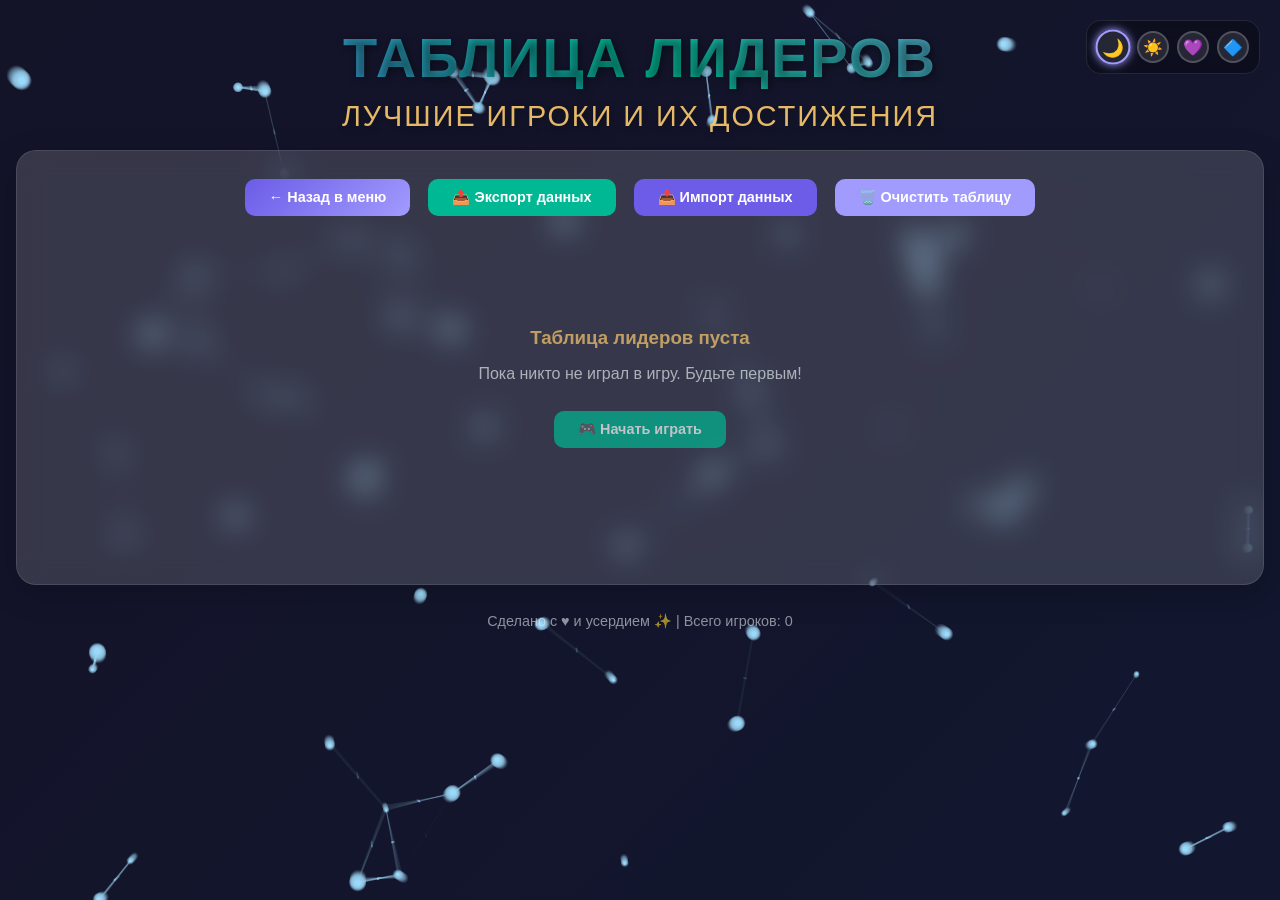
<file: Game_Kostin_SmyslSlova/leaderboard.html>
<!DOCTYPE html>
<html lang="ru">
<head>
  <meta charset="UTF-8">
  <meta name="viewport" content="width=device-width, initial-scale=1.0">
  <title>Лидерборд - Смысл Слова</title>
  
  <!-- Подключаем общие стили -->
  <link rel="stylesheet" href="style.css">
</head>
<body>
  <!-- ========== АНИМИРОВАННЫЙ ФОН ========== -->
  <div id="large-header" class="large-header">
    <canvas id="demo-canvas"></canvas>
  </div>

  <!-- ========== ПЕРЕКЛЮЧАТЕЛЬ ТЕМ ========== -->
  <div class="theme-switcher" id="theme-switcher">
    <button class="theme-btn active" data-theme="dark" title="Тёмная тема">🌙</button>
    <button class="theme-btn" data-theme="light" title="Светлая тема">☀️</button>
    <button class="theme-btn" data-theme="purple" title="Фиолетовая тема">💜</button>
    <button class="theme-btn" data-theme="blue" title="Синяя тема">🔷</button>
  </div>

  <!-- ========== ОСНОВНОЙ КОНТЕЙНЕР ========== -->
  <div class="container">
    
    <!-- ========== ЗАГОЛОВОК ========== -->
    <h1 class="main-title">
      <span class="title-main">ТАБЛИЦА ЛИДЕРОВ</span>
      <span class="title-sub">Лучшие игроки и их достижения</span>
    </h1>

    <!-- ========== КАРТОЧКА С ТАБЛИЦЕЙ ========== -->
    <div class="card" style="display: flex; flex-direction: column; min-height: 0;">
      
      <!-- ===== ПАНЕЛЬ УПРАВЛЕНИЯ ===== -->
      <div style="margin-bottom: 20px; display: flex; flex-wrap: wrap; gap: 10px; justify-content: center;">
        
        <!-- Кнопка возврата в меню -->
        <button class="btn" onclick="window.location.href='index.html'">
          ← Назад в меню
        </button>
        
        <!-- Кнопка экспорта данных -->
        <button class="btn" style="background:var(--secondary)" onclick="exportLeaderboard()">
          📤 Экспорт данных
        </button>
        
        <!-- Кнопка импорта данных (скрытый input) -->
        <button class="btn" style="background:var(--primary)" onclick="document.getElementById('importFile').click()">
          📥 Импорт данных
        </button>
        
        <!-- Кнопка очистки таблицы -->
        <button class="btn" style="background:var(--accent)" onclick="clearLeaderboard()">
          🗑️ Очистить таблицу
        </button>
        
        <!-- Скрытый input для загрузки файла -->
        <input type="file" id="importFile" accept=".json" style="display:none" onchange="importLeaderboard(event)">
      </div>

      <!-- ===== КОНТЕЙНЕР ДЛЯ ТАБЛИЦЫ ===== -->
      <!-- Сюда будет загружена таблица через JavaScript -->
      <div id="leaderboard-container" style="flex: 1; min-height: 300px;">
        <div class="loading-text">Загрузка таблицы лидеров...</div>
      </div>

      <!-- ===== КОНТЕЙНЕР ДЛЯ СТАТИСТИКИ ===== -->
      <!-- Сюда будет загружена статистика через JavaScript -->
      <div id="stats-info" style="margin-top: 20px;"></div>
    </div>

    <!-- ========== ПОДВАЛ ========== -->
    <footer style="text-align: center; margin-top: 20px; opacity: 0.6; font-size: 0.9em;">
      <p>Сделано с ♥ и усердием ✨ | Всего игроков: <span id="total-players-count">0</span></p>
    </footer>
  </div>

  <!-- Подключаем общие скрипты -->
  <script src="script.js"></script>
  
  <!-- ========== СКРИПТ ДЛЯ СТРАНИЦЫ ЛИДЕРБОРДА ========== -->
  <script>
    // ===== ПЕРЕМЕННЫЕ =====
    let currentTheme = localStorage.getItem('gameTheme') || 'dark';  // Текущая тема
    
    // ===== ФУНКЦИИ ДЛЯ ТЕМЫ =====
    
    /**
     * Инициализация темы при загрузке
     */
    function initTheme() {
      document.body.className = `theme-${currentTheme}`;
      
      const buttons = document.querySelectorAll('.theme-btn');
      buttons.forEach(btn => {
        btn.classList.remove('active');
        if (btn.dataset.theme === currentTheme) {
          btn.classList.add('active');
        }
      });
      
      const switcher = document.getElementById('theme-switcher');
      if (switcher) {
        switcher.addEventListener('click', (e) => {
          if (e.target.classList.contains('theme-btn')) {
            const theme = e.target.dataset.theme;
            setTheme(theme);
          }
        });
      }
    }
    
    /**
     * Установка темы
     */
    function setTheme(themeName) {
      document.body.className = `theme-${themeName}`;
      currentTheme = themeName;
      localStorage.setItem('gameTheme', themeName);
      
      const buttons = document.querySelectorAll('.theme-btn');
      buttons.forEach(btn => {
        btn.classList.remove('active');
        if (btn.dataset.theme === themeName) {
          btn.classList.add('active');
        }
      });
      
      SoundManager.click();
    }
    
    // ===== ФУНКЦИИ ДЛЯ ЛИДЕРБОРДА =====
    
    /**
     * Загрузка и отображение таблицы лидеров
     */
    function loadLeaderboard() {
      const container = document.getElementById('leaderboard-container');
      
      // Получаем всех игроков из LeaderboardManager
      let players = LeaderboardManager.getAllPlayers();
      
      // Обновляем счетчик игроков в подвале
      const totalPlayersSpan = document.getElementById('total-players-count');
      if (totalPlayersSpan) {
        totalPlayersSpan.textContent = players.length;
      }

      // Если игроков нет — показываем заглушку
      if (players.length === 0) {
        container.innerHTML = `
          <div class="empty-leaderboard">
            <h3>Таблица лидеров пуста</h3>
            <p>Пока никто не играл в игру. Будьте первым!</p>
            <button class="btn" onclick="window.location.href='index.html'" style="background:var(--secondary)">
              🎮 Начать играть
            </button>
          </div>
        `;
        updateStats(players);
        return;
      }

      // Формируем HTML для таблицы
      let html = `
        <div class="leaderboard-full-container">
          <!-- Заголовок таблицы -->
          <div class="leaderboard-header">
            <div>🏆 Место</div>
            <div>👤 Игрок</div>
            <div style="text-align: right;">✨ Очки</div>
            <div style="text-align: center;">🎯 Уровни</div>
            <div style="text-align: right;">⏱️ Лучшее время</div>
          </div>
          <!-- Тело таблицы (с прокруткой) -->
          <div class="leaderboard-body">
      `;

      // Для каждого игрока создаем строку
      players.forEach((player, index) => {
        // Проверяем, является ли игрок текущим пользователем
        const isCurrentUser = UserManager.user && player.name === UserManager.user.name;
        
        // Класс для медалей
        const medalClass = index === 0 ? 'medal-gold' : index === 1 ? 'medal-silver' : index === 2 ? 'medal-bronze' : '';
        
        // Иконка для медалей
        const medalIcon = index === 0 ? '🥇' : index === 1 ? '🥈' : index === 2 ? '🥉' : `${index + 1}.`;

        // Получаем лучшее время игрока (минимальное из всех уровней)
        const bestTime = player.bestTimes ? Math.min(...Object.values(player.bestTimes).filter(t => t > 0)) : 0;
        const bestTimeStr = bestTime && isFinite(bestTime) ? formatTime(bestTime) : '--:--';

        // Формируем строку
        html += `
          <div class="leaderboard-row ${isCurrentUser ? 'current-user' : ''}">
            <div class="leaderboard-rank ${medalClass}">${medalIcon}</div>
            <div class="leaderboard-name">${player.name}</div>
            <div class="leaderboard-score">${player.score}</div>
            <div class="leaderboard-levels">${player.completedLevels.length}/3</div>
            <div class="leaderboard-time">${bestTimeStr}</div>
          </div>
        `;
      });

      html += `
          </div>
        </div>
      `;

      container.innerHTML = html;
      updateStats(players);
    }

    /**
     * Форматирование времени в формат М:SS
     */
    function formatTime(seconds) {
      if (!seconds || seconds <= 0) return '--:--';
      const mins = Math.floor(seconds / 60);
      const secs = Math.floor(seconds % 60);
      return `${mins}:${secs.toString().padStart(2, '0')}`;
    }

    /**
     * Обновление блока статистики (горизонтальное расположение)
     */
    function updateStats(players) {
      const statsContainer = document.getElementById('stats-info');
      const totalPlayers = players.length;
      
      if (totalPlayers === 0) {
        statsContainer.innerHTML = '';
        return;
      }
      
      // Вычисляем различную статистику
      const avgScore = Math.round(players.reduce((sum, p) => sum + p.score, 0) / totalPlayers);
      const completedAll = players.filter(p => p.completedLevels.length >= 3).length;
      const totalScore = players.reduce((sum, p) => sum + p.score, 0);
      const bestPlayer = players[0];
      
      // Находим лучшее время среди всех игроков
      let bestTimeOverall = Infinity;
      players.forEach(player => {
        if (player.bestTimes) {
          const times = Object.values(player.bestTimes).filter(t => t > 0);
          if (times.length > 0) {
            const playerBest = Math.min(...times);
            if (playerBest < bestTimeOverall) {
              bestTimeOverall = playerBest;
            }
          }
        }
      });
      
      const bestTimeStr = bestTimeOverall !== Infinity ? formatTime(bestTimeOverall) : '--:--';

      // ГОРИЗОНТАЛЬНОЕ РАСПОЛОЖЕНИЕ СТАТИСТИКИ
      statsContainer.innerHTML = `
        <div class="stats-grid-horizontal">
          <!-- Всего игроков -->
          <div class="stat-item-horizontal">
            <div class="stat-label-horizontal">Всего игроков</div>
            <div class="stat-number-horizontal">${totalPlayers}</div>
            <div class="stat-desc-horizontal">участников</div>
          </div>
          
          <!-- Средний счёт -->
          <div class="stat-item-horizontal">
            <div class="stat-label-horizontal">Средний счёт</div>
            <div class="stat-number-horizontal">${avgScore}</div>
            <div class="stat-desc-horizontal">очков</div>
          </div>
          
          <!-- Прошли все уровни -->
          <div class="stat-item-horizontal">
            <div class="stat-label-horizontal">Прошли все</div>
            <div class="stat-number-horizontal">${completedAll}</div>
            <div class="stat-desc-horizontal">игроков</div>
          </div>
          
          <!-- Рекорд -->
          <div class="stat-item-horizontal">
            <div class="stat-label-horizontal">Рекорд</div>
            <div class="stat-number-horizontal">${bestPlayer ? bestPlayer.score : 0}</div>
            <div class="stat-desc-horizontal">${bestPlayer ? bestPlayer.name : ''}</div>
          </div>
          
          <!-- Лучшее время -->
          <div class="stat-item-horizontal">
            <div class="stat-label-horizontal">Лучшее время</div>
            <div class="stat-number-horizontal">${bestTimeStr}</div>
            <div class="stat-desc-horizontal">секунд</div>
          </div>
          
          <!-- Общий счёт -->
          <div class="stat-item-horizontal">
            <div class="stat-label-horizontal">Общий счёт</div>
            <div class="stat-number-horizontal">${totalScore}</div>
            <div class="stat-desc-horizontal">всех игроков</div>
          </div>
        </div>
      `;
    }

    // ===== ФУНКЦИИ ЭКСПОРТА/ИМПОРТА =====

    /**
     * Экспорт таблицы лидеров в JSON-файл
     */
    function exportLeaderboard() {
      try {
        // Получаем данные из LeaderboardManager
        const data = LeaderboardManager.exportToJSON();
        
        // Создаем Blob и ссылку для скачивания
        const blob = new Blob([data], { type: 'application/json' });
        const url = URL.createObjectURL(blob);
        
        // Создаем временную ссылку и кликаем по ней
        const a = document.createElement('a');
        a.href = url;
        a.download = `лидеры_смысл_слова_${new Date().toISOString().slice(0,10)}.json`;
        document.body.appendChild(a);
        a.click();
        
        // Очищаем
        document.body.removeChild(a);
        URL.revokeObjectURL(url);

        NotificationManager.show('✅ Таблица экспортирована успешно!', 'success', 3000);
      } catch (e) {
        NotificationManager.show('❌ Ошибка при экспорте: ' + e.message, 'error', 4000);
      }
    }

    /**
     * Импорт таблицы лидеров из JSON-файла
     */
    function importLeaderboard(event) {
      const file = event.target.files[0];
      if (!file) return;

      const reader = new FileReader();
      
      reader.onload = function(e) {
        try {
          // Импортируем данные через LeaderboardManager
          const success = LeaderboardManager.importFromJSON(e.target.result);
          
          if (success) {
            // Перезагружаем таблицу
            loadLeaderboard();
            NotificationManager.show('✅ Данные успешно импортированы!', 'success', 3000);
          } else {
            NotificationManager.show('❌ Ошибка при импорте данных', 'error', 4000);
          }
        } catch (err) {
          NotificationManager.show('❌ Ошибка чтения файла: ' + err.message, 'error', 4000);
        }
        
        // Сбрасываем input
        event.target.value = '';
      };
      
      reader.readAsText(file);
    }

    /**
     * Очистка таблицы лидеров
     */
    function clearLeaderboard() {
      if (confirm("Вы уверены, что хотите полностью очистить таблицу лидеров? Это действие нельзя отменить.")) {
        // Очищаем через LeaderboardManager
        LeaderboardManager.clearAll();
        
        NotificationManager.show('🗑️ Таблица лидеров очищена', 'warning', 3000);
        
        // Перезагружаем таблицу
        setTimeout(() => {
          loadLeaderboard();
        }, 500);
      }
    }

    // ===== ЗАГРУЗКА СТРАНИЦЫ =====
    window.onload = () => {
      // Запускаем анимированный фон
      AnimatedBackground.init();
      
      // Инициализация темы
      const savedTheme = localStorage.getItem('gameTheme') || 'dark';
      document.body.className = `theme-${savedTheme}`;
      
      // Подсветка активной кнопки темы
      const buttons = document.querySelectorAll('.theme-btn');
      buttons.forEach(btn => {
        btn.classList.remove('active');
        if (btn.dataset.theme === savedTheme) {
          btn.classList.add('active');
        }
      });
      
      // Обработчик переключения темы
      const switcher = document.getElementById('theme-switcher');
      if (switcher) {
        switcher.addEventListener('click', (e) => {
          if (e.target.classList.contains('theme-btn')) {
            const theme = e.target.dataset.theme;
            document.body.className = `theme-${theme}`;
            localStorage.setItem('gameTheme', theme);
            
            buttons.forEach(btn => {
              btn.classList.remove('active');
              if (btn.dataset.theme === theme) {
                btn.classList.add('active');
              }
            });
            
            SoundManager.click();
          }
        });
      }
      
      // Загружаем таблицу лидеров
      loadLeaderboard();
    };
  </script>
</body>
</html>
</file>
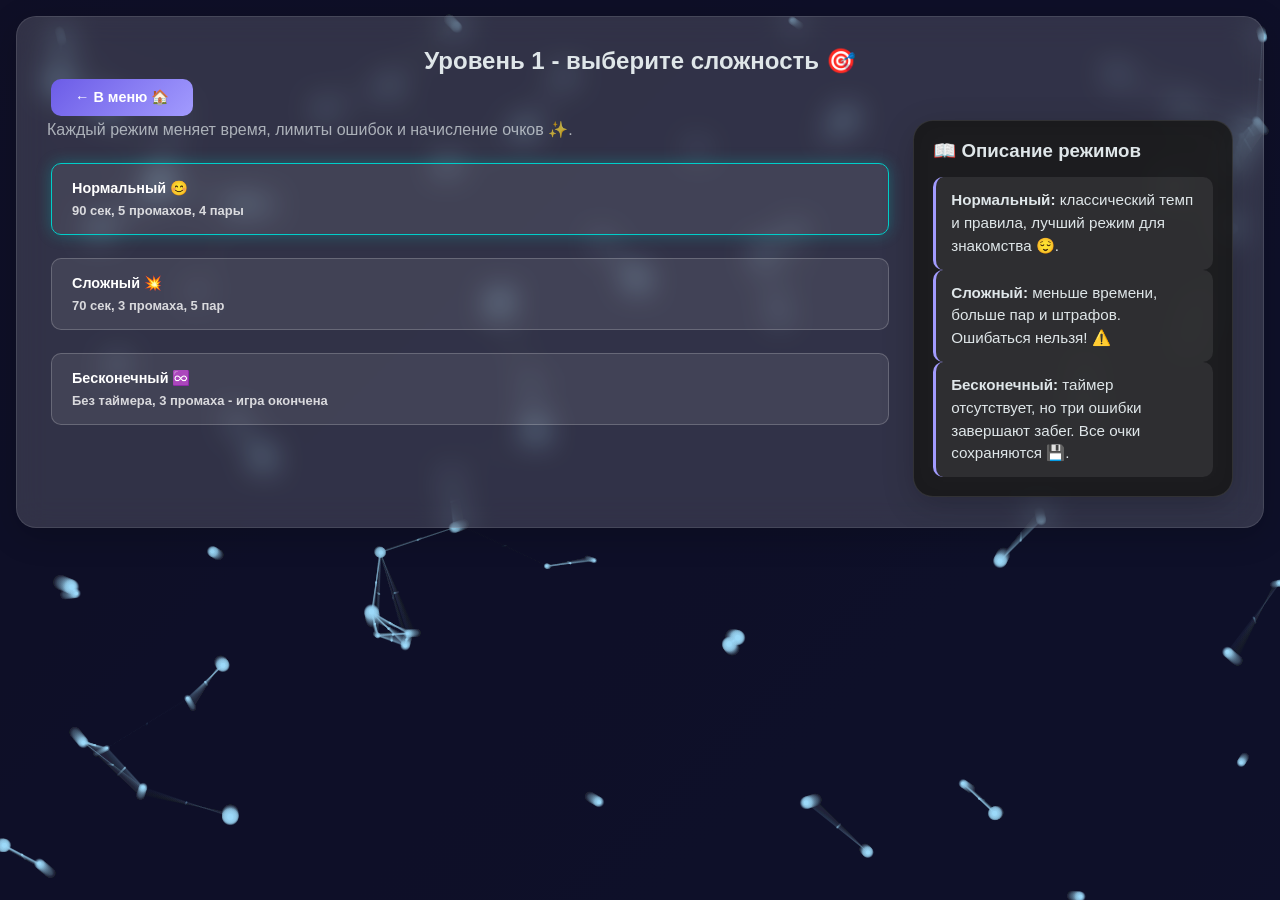
<file: Game_Kostin_SmyslSlova/Levels/Level1/select-mode.html>
<!DOCTYPE html>
<html lang="ru">
<head>
    <meta charset="UTF-8">
    <meta name="viewport" content="width=device-width, initial-scale=1.0">
    <title>Уровень 1 - выбор сложности</title>
    
    <!-- Подключаем общие стили -->
    <link rel="stylesheet" href="../../style.css">
    <!-- Подключаем стили для выбора режима -->
    <link rel="stylesheet" href="../select-mode.css">
</head>
<body>
    <!-- Анимированный фон -->
    <div id="large-header" class="large-header">
        <canvas id="demo-canvas"></canvas>
    </div>

    <!-- Основной контейнер -->
    <div class="container select-mode-container">
        <!-- Карточка выбора режима с темой уровня 1 -->
        <div class="card mode-card mode-theme-l1">
            
            <!-- Заголовок и кнопка "В меню" -->
            <div class="mode-header">
                <h2>Уровень 1 - выберите сложность 🎯</h2>
            </div>
            
            <!-- Кнопка возврата в главное меню -->
            <button class="btn" onclick="window.location.href='../../index.html'">← В меню 🏠</button>

            <!-- Две колонки: кнопки и описание -->
            <div class="mode-layout">
                
                <!-- ===== ЛЕВАЯ КОЛОНКА: КНОПКИ РЕЖИМОВ ===== -->
                <div class="mode-options">
                    <p style="opacity:0.7;">Каждый режим меняет время, лимиты ошибок и начисление очков ✨.</p>
                    
                    <!-- Вертикальная сетка кнопок -->
                    <div class="mode-grid">
                        
                        <!-- Кнопка "Нормальный" -->
                        <button class="btn mode-btn" data-mode="normal">
                            <strong>Нормальный 😊</strong>
                            <span>90 сек, 5 промахов, 4 пары</span>
                        </button>
                        
                        <!-- Кнопка "Сложный" -->
                        <button class="btn mode-btn" data-mode="hard">
                            <strong>Сложный 💥</strong>
                            <span>70 сек, 3 промаха, 5 пар</span>
                        </button>
                        
                        <!-- Кнопка "Бесконечный" -->
                        <button class="btn mode-btn" data-mode="endless">
                            <strong>Бесконечный ♾️</strong>
                            <span>Без таймера, 3 промаха - игра окончена</span>
                        </button>
                    </div>
                </div>

                <!-- ===== ПРАВАЯ КОЛОНКА: ОПИСАНИЕ РЕЖИМОВ ===== -->
                <div class="mode-info card compact-card" style="background: rgba(20,20,20,0.85);">
                    <h3 style="margin-bottom: 15px;">📖 Описание режимов</h3>
                    
                    <!-- Описание нормального режима -->
                    <div class="instruction-item">
                        <p><strong>Нормальный:</strong> классический темп и правила, лучший режим для знакомства 😌.</p>
                    </div>
                    
                    <!-- Описание сложного режима -->
                    <div class="instruction-item">
                        <p><strong>Сложный:</strong> меньше времени, больше пар и штрафов. Ошибаться нельзя! ⚠️</p>
                    </div>
                    
                    <!-- Описание бесконечного режима -->
                    <div class="instruction-item">
                        <p><strong>Бесконечный:</strong> таймер отсутствует, но три ошибки завершают забег. Все очки сохраняются 💾.</p>
                    </div>
                </div>
            </div>
        </div>
    </div>

    <!-- Подключаем общие скрипты -->
    <script src="../../script.js"></script>
    
    <!-- Скрипт для обработки выбора режима -->
    <script>
        (function() {
            // Запускаем анимированный фон
            AnimatedBackground.init();
            
            // ID текущего уровня (для LevelModeManager)
            const LEVEL_ID = 1;
            
            // Получаем сохраненный режим (или 'normal' по умолчанию)
            const currentMode = LevelModeManager.get(LEVEL_ID, 'normal');
            
            // Находим все кнопки режимов
            const buttons = document.querySelectorAll('.mode-btn');

            // Для каждой кнопки
            buttons.forEach(btn => {
                const mode = btn.dataset.mode;
                
                // Если это сохраненный режим - подсвечиваем кнопку
                if (mode === currentMode) {
                    btn.classList.add('active');
                }
                
                // Добавляем обработчик клика
                btn.addEventListener('click', () => {
                    // Сохраняем выбранный режим в sessionStorage
                    LevelModeManager.save(LEVEL_ID, mode);
                    
                    // Звук клика
                    SoundManager.click();
                    
                    // Переходим на страницу уровня
                    window.location.href = './index.html';
                });
            });
        })();
    </script>
    
    <!-- Дополнительный вызов AnimatedBackground (на всякий случай) -->
    <script>
        (function() {
            AnimatedBackground.init();
        })();
    </script>
</body>
</html>
</file>
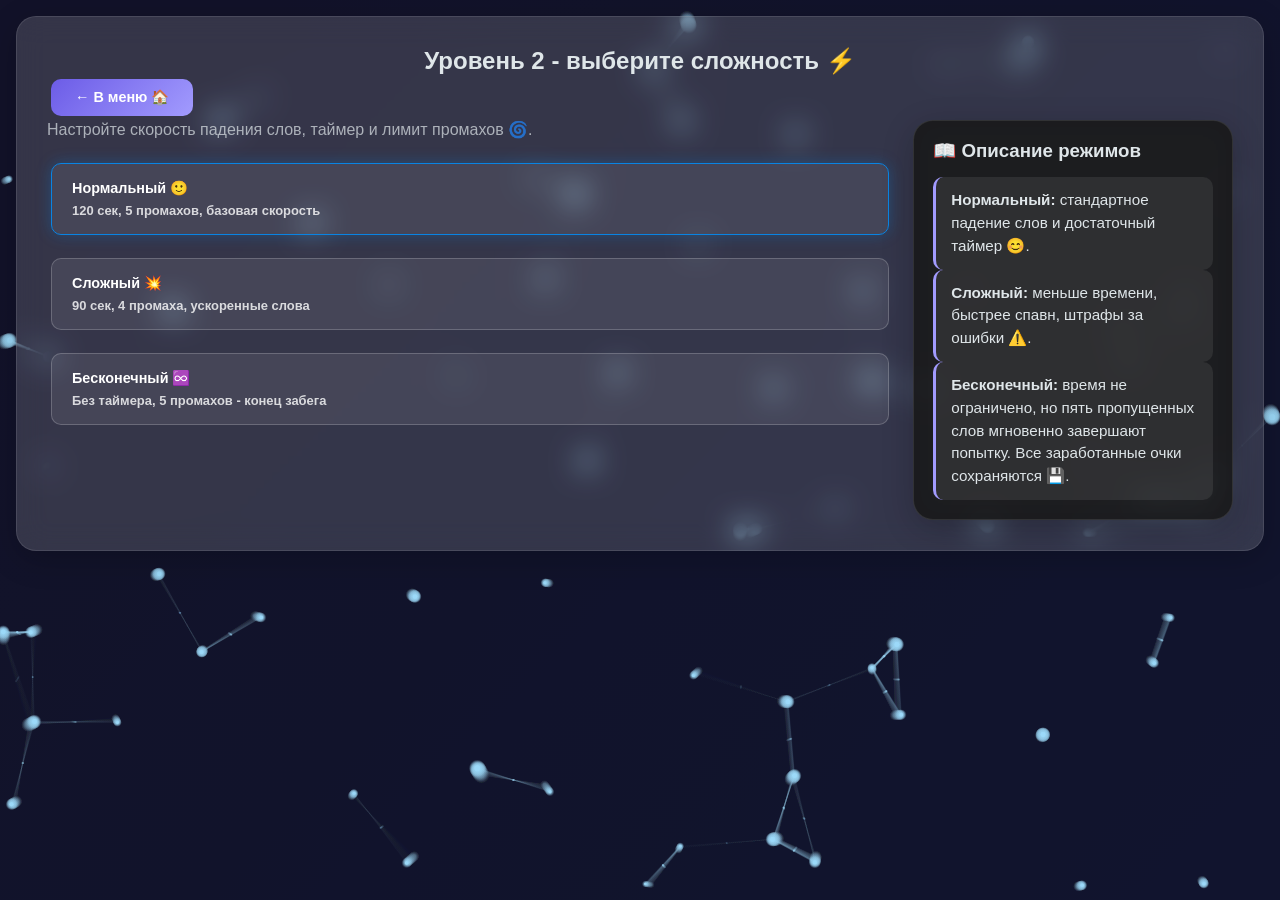
<file: Game_Kostin_SmyslSlova/Levels/Level2/select-mode.html>
<!DOCTYPE html>
<html lang="ru">
<head>
    <meta charset="UTF-8">
    <meta name="viewport" content="width=device-width, initial-scale=1.0">
    <title>Уровень 2 - выбор сложности</title>
    <link rel="stylesheet" href="../../style.css">
    <link rel="stylesheet" href="../select-mode.css">
</head>
<body>
    <div id="large-header" class="large-header">
        <canvas id="demo-canvas"></canvas>
    </div>

    <div class="container select-mode-container">
        <!-- Карточка с темой уровня 2 -->
        <div class="card mode-card mode-theme-l2">
            <div class="mode-header">
                <h2>Уровень 2 - выберите сложность ⚡</h2>
            </div>
            <button class="btn" onclick="window.location.href='../../index.html'">← В меню 🏠</button>

            <div class="mode-layout">
                <div class="mode-options">
                    <p style="opacity:0.7;">Настройте скорость падения слов, таймер и лимит промахов 🌀.</p>
                    <div class="mode-grid">
                        
                        <!-- Нормальный режим для уровня 2 -->
                        <button class="btn mode-btn" data-mode="normal">
                            <strong>Нормальный 🙂</strong>
                            <span>120 сек, 5 промахов, базовая скорость</span>
                        </button>
                        
                        <!-- Сложный режим для уровня 2 -->
                        <button class="btn mode-btn" data-mode="hard">
                            <strong>Сложный 💥</strong>
                            <span>90 сек, 4 промаха, ускоренные слова</span>
                        </button>
                        
                        <!-- Бесконечный режим для уровня 2 -->
                        <button class="btn mode-btn" data-mode="endless">
                            <strong>Бесконечный ♾️</strong>
                            <span>Без таймера, 5 промахов - конец забега</span>
                        </button>
                    </div>
                </div>

                <div class="mode-info card compact-card" style="background: rgba(20,20,20,0.85);">
                    <h3 style="margin-bottom: 15px;">📖 Описание режимов</h3>
                    <div class="instruction-item">
                        <p><strong>Нормальный:</strong> стандартное падение слов и достаточный таймер 😊.</p>
                    </div>
                    <div class="instruction-item">
                        <p><strong>Сложный:</strong> меньше времени, быстрее спавн, штрафы за ошибки ⚠️.</p>
                    </div>
                    <div class="instruction-item">
                        <p><strong>Бесконечный:</strong> время не ограничено, но пять пропущенных слов мгновенно завершают попытку. Все заработанные очки сохраняются 💾.</p>
                    </div>
                </div>
            </div>
        </div>
    </div>

    <script src="../../script.js"></script>
    <script>
        (function() {
            AnimatedBackground.init();
            const LEVEL_ID = 2;
            const currentMode = LevelModeManager.get(LEVEL_ID, 'normal');
            const buttons = document.querySelectorAll('.mode-btn');

            buttons.forEach(btn => {
                const mode = btn.dataset.mode;
                if (mode === currentMode) {
                    btn.classList.add('active');
                }
                btn.addEventListener('click', () => {
                    LevelModeManager.save(LEVEL_ID, mode);
                    SoundManager.click();
                    window.location.href = './index.html';
                });
            });
        })();
    </script>
</body>
</html>
</file>
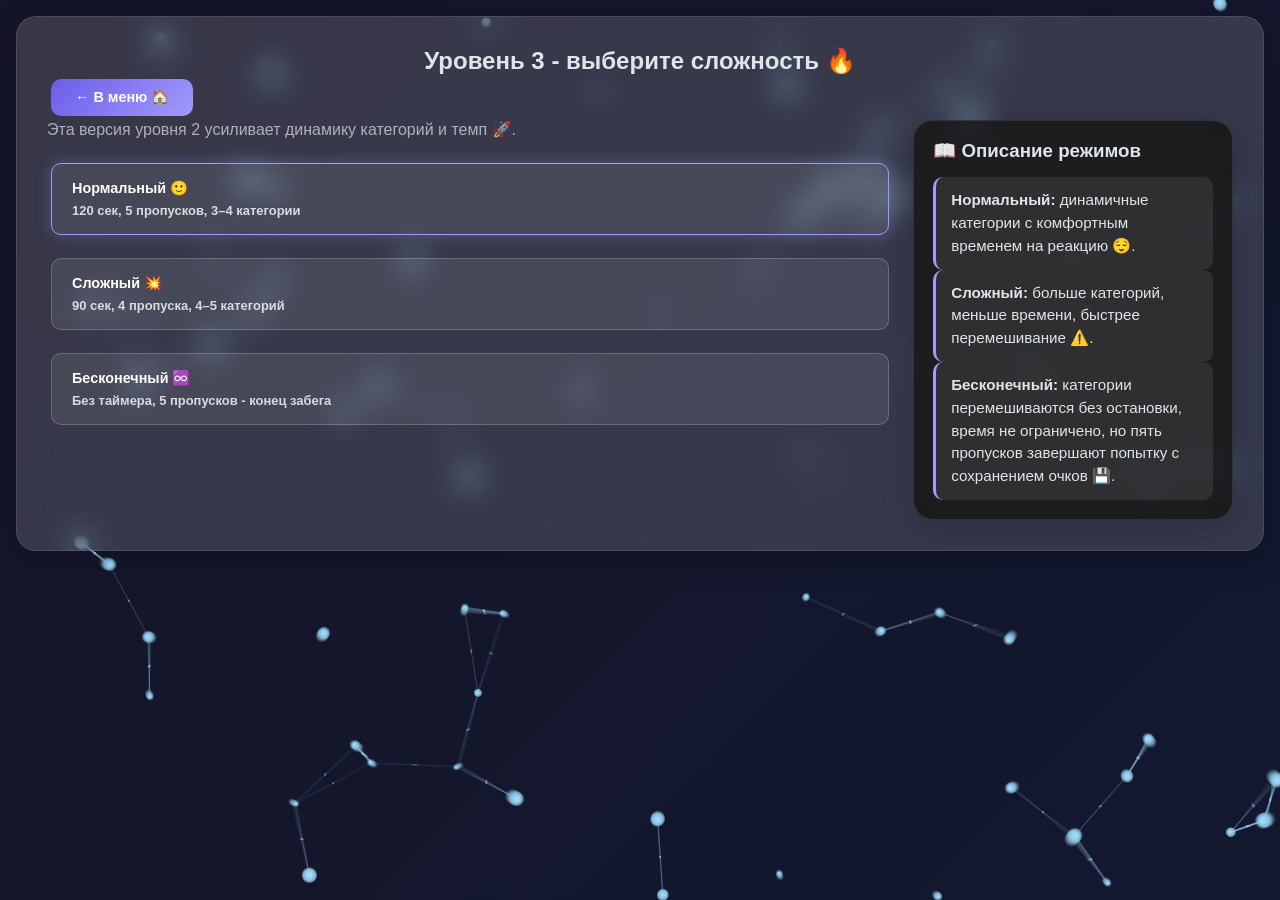
<file: Game_Kostin_SmyslSlova/Levels/Level3/select-mode.html>
<!DOCTYPE html>
<html lang="ru">
<head>
    <meta charset="UTF-8">
    <meta name="viewport" content="width=device-width, initial-scale=1.0">
    <title>Уровень 3 - выбор сложности</title>
    <link rel="stylesheet" href="../../style.css">
    <link rel="stylesheet" href="../select-mode.css">
</head>
<body>
    <div id="large-header" class="large-header">
        <canvas id="demo-canvas"></canvas>
    </div>

    <div class="container select-mode-container">
        <!-- Карточка с темой уровня 3 -->
        <div class="card mode-card mode-theme-l3">
            <div class="mode-header">
                <h2>Уровень 3 - выберите сложность 🔥</h2>
            </div>
            <button class="btn" onclick="window.location.href='../../index.html'">← В меню 🏠</button>

            <div class="mode-layout">
                <div class="mode-options">
                    <p style="opacity:0.7;">Эта версия уровня 2 усиливает динамику категорий и темп 🚀.</p>
                    <div class="mode-grid">
                        
                        <!-- Нормальный режим для уровня 3 -->
                        <button class="btn mode-btn" data-mode="normal">
                            <strong>Нормальный 🙂</strong>
                            <span>120 сек, 5 пропусков, 3–4 категории</span>
                        </button>
                        
                        <!-- Сложный режим для уровня 3 -->
                        <button class="btn mode-btn" data-mode="hard">
                            <strong>Сложный 💥</strong>
                            <span>90 сек, 4 пропуска, 4–5 категорий</span>
                        </button>
                        
                        <!-- Бесконечный режим для уровня 3 -->
                        <button class="btn mode-btn" data-mode="endless">
                            <strong>Бесконечный ♾️</strong>
                            <span>Без таймера, 5 пропусков - конец забега</span>
                        </button>
                    </div>
                </div>

                <div class="mode-info card compact-card" style="background: rgba(20,20,20,0.85);">
                    <h3 style="margin-bottom: 15px;">📖 Описание режимов</h3>
                    <div class="instruction-item">
                        <p><strong>Нормальный:</strong> динамичные категории с комфортным временем на реакцию 😌.</p>
                    </div>
                    <div class="instruction-item">
                        <p><strong>Сложный:</strong> больше категорий, меньше времени, быстрее перемешивание ⚠️.</p>
                    </div>
                    <div class="instruction-item">
                        <p><strong>Бесконечный:</strong> категории перемешиваются без остановки, время не ограничено, но пять пропусков завершают попытку с сохранением очков 💾.</p>
                    </div>
                </div>
            </div>
        </div>
    </div>

    <script src="../../script.js"></script>
    <script>
        (function() {
            AnimatedBackground.init();
            const LEVEL_ID = 3;
            const currentMode = LevelModeManager.get(LEVEL_ID, 'normal');
            const buttons = document.querySelectorAll('.mode-btn');

            buttons.forEach(btn => {
                const mode = btn.dataset.mode;
                if (mode === currentMode) {
                    btn.classList.add('active');
                }
                btn.addEventListener('click', () => {
                    LevelModeManager.save(LEVEL_ID, mode);
                    SoundManager.click();
                    window.location.href = './index.html';
                });
            });
        })();
    </script>
</body>
</html>
</file>
<file: Game_Kostin_SmyslSlova/style.css>
/* ============================================================================
   ========== ИГРА "СМЫСЛ СЛОВА" - ГЛАВНЫЕ СТИЛИ ==========
   ============================================================================
   Этот файл содержит все стили для:
   - Главной страницы (авторизация, меню выбора уровней)
   - Страницы лидерборда
   - Общих компонентов (кнопки, карточки, уведомления)
   - Анимаций
   - Цветовых тем
   ============================================================================ */

/* ============================================================================
   ========== 1. CSS-ПЕРЕМЕННЫЕ (CUSTOM PROPERTIES) ==========
   ============================================================================
   Все цвета вынесены в переменные для:
   - Легкой смены цветовой темы
   - Единообразия во всем проекте
   ============================================================================ */
:root {
    /* ===== ОСНОВНЫЕ ЦВЕТА ===== */
    --primary: #6c5ce7;           /* Основной фиолетовый (кнопки, акценты) */
    --secondary: #00b894;          /* Вторичный зеленый (успех, правильные ответы) */
    --bg: #2d3436;                 /* Фоновый темно-серый */
    --text: #dfe6e9;               /* Основной цвет текста (светло-серый) */
    --error: #d63031;               /* Красный для ошибок */
    --warning: #fdcb6e;             /* Желтый для предупреждений */
    --card-bg: rgba(255, 255, 255, 0.15);  /* Полупрозрачный фон для карточек */
    --accent: #a29bfe;              /* Дополнительный фиолетовый (акценты) */
}

/* ============================================================================
   ========== 2. ГЛОБАЛЬНЫЕ СТИЛИ ==========
   ============================================================================ */
* {
    box-sizing: border-box;        /* Паддинги не увеличивают ширину */
    margin: 0;
    padding: 0;
}

html, body {
    height: 100%;                  /* На всю высоту окна */
    overflow: hidden;               /* Убираем прокрутку (все внутри контейнера) */
}

body {
    font-family: 'Segoe UI', Tahoma, Geneva, Verdana, sans-serif;
    background: var(--bg);          /* Фон из переменной */
    color: var(--text);             /* Цвет текста */
    user-select: none;              /* Запрещаем выделение текста (для игрового интерфейса) */
    transition: background-color 0.5s ease, color 0.5s ease;  /* Плавная смена темы */
    height: 100vh;
    position: relative;
}


/* ============================================================================
   ========== 3. ПЕРЕКЛЮЧАТЕЛЬ ТЕМ ==========
   ============================================================================ */
.theme-switcher {
    position: fixed;                /* Фиксированное позиционирование */
    top: 20px;
    right: 20px;
    z-index: 1000;                  /* Поверх всего */
    display: flex;
    gap: 8px;
    flex-wrap: wrap;
    max-width: 180px;
    background: rgba(0, 0, 0, 0.3);  /* Полупрозрачный фон */
    padding: 10px;
    border-radius: 15px;
    backdrop-filter: blur(10px);     /* Эффект матового стекла */
    border: 1px solid rgba(255, 255, 255, 0.1);
}

/* Кнопка темы (круглая с иконкой) */
.theme-btn {
    width: 32px;
    height: 32px;
    border-radius: 50%;
    border: 2px solid rgba(255, 255, 255, 0.2);
    cursor: pointer;
    transition: all 0.3s;
    display: flex;
    align-items: center;
    justify-content: center;
    font-size: 16px;
    background: rgba(255, 255, 255, 0.1);
}

.theme-btn:hover {
    transform: scale(1.1);           /* Увеличение при наведении */
    border-color: rgba(255, 255, 255, 0.4);
}

.theme-btn.active {
    border-color: var(--accent);      /* Подсветка активной темы */
    box-shadow: 0 0 8px var(--accent);
    transform: scale(1.1);
}


/* ============================================================================
   ========== 4. ПОСТОЯННАЯ КНОПКА СМЕНЫ ИГРОКА ==========
   ============================================================================ */
.logout-btn {
    position: fixed;
    top: 20px;
    left: 20px;
    z-index: 1000;
    padding: 8px 16px;
    background: rgba(214, 48, 49, 0.9);  /* Полупрозрачный красный */
    color: white;
    border: none;
    border-radius: 8px;
    font-size: 0.85rem;
    font-weight: 600;
    cursor: pointer;
    transition: all 0.3s ease;
    backdrop-filter: blur(10px);
    border: 1px solid rgba(255, 255, 255, 0.2);
    display: none;  /* По умолчанию скрыта (показывается только когда пользователь вошел) */
}

.logout-btn:hover {
    background: rgba(214, 48, 49, 1);
    transform: translateY(-2px);
    box-shadow: 0 4px 12px rgba(214, 48, 49, 0.4);
}


/* ============================================================================
   ========== 5. АНИМИРОВАННЫЙ ФОН (CANVAS) ==========
   ============================================================================ */
.large-header {
    position: fixed;
    top: 0;
    left: 0;
    width: 100vw;
    height: 100vh;
    background: linear-gradient(135deg, #1a1a2e 0%, #16213e 100%);
    overflow: hidden;
    z-index: 0;
}

#demo-canvas {
    position: absolute;
    top: 0;
    left: 0;
    width: 100vw;
    height: 100vh;
    pointer-events: none;  /* Чтобы canvas не перехватывал клики */
}


/* ============================================================================
   ========== 6. ЗАГОЛОВОК ==========
   ============================================================================ */
.main-title {
    position: relative;
    z-index: 10;
    font-size: 3.5rem;
    margin: 0.5rem 0 1rem 0;
    text-align: center;
    letter-spacing: 2px;
    text-transform: uppercase;
    text-shadow: 2px 2px 8px rgba(0, 0, 0, 0.5);
    line-height: 1.2;
}

.main-title .title-main {
    display: block;
    font-weight: 800;
    background: linear-gradient(45deg, var(--primary), var(--secondary), var(--accent));
    -webkit-background-clip: text;
    background-clip: text;
    color: transparent;
    font-size: 3.5rem;
}

.main-title .title-sub {
    display: block;
    font-weight: 300;
    font-size: 1.8rem;
    opacity: 0.9;
    margin-top: 0.5rem;
    color: var(--warning);
}


/* ============================================================================
   ========== 7. ОСНОВНОЙ КОНТЕЙНЕР ==========
   ============================================================================ */
.container {
    position: relative;
    z-index: 10;
    max-width: 1400px;
    margin: 0 auto;
    padding: 1rem;
    height: calc(100vh - 60px);
    display: flex;
    flex-direction: column;
    overflow: hidden;
}


/* ============================================================================
   ========== 8. ТРЕХКОЛОНОЧНАЯ СЕТКА ==========
   ============================================================================ */
.side-panels {
    display: grid;
    grid-template-columns: 1fr 2fr 1fr;  /* Левая колонка 1, центр 2, правая 1 */
    gap: 1.5rem;
    align-items: stretch;
    height: calc(100% - 120px);
    min-height: 0;
}

/* Адаптивность для планшетов */
@media (max-width: 1200px) {
    .side-panels {
        grid-template-columns: 1fr;  /* Одна колонка */
        height: auto;
        overflow-y: auto;
    }
    
    .side-panel {
        order: 2;
    }
    
    .main-panel {
        order: 1;
    }
}

.side-panel, .main-panel {
    display: flex;
    flex-direction: column;
    min-height: 0;
}

.side-panel .card,
.main-panel .card {
    flex: 1;
    display: flex;
    flex-direction: column;
    height: 100%;
    min-height: 0;
}


/* ============================================================================
   ========== 9. КАРТОЧКИ ==========
   ============================================================================ */
.card {
    background: var(--card-bg);
    backdrop-filter: blur(15px);      /* Эффект матового стекла */
    padding: 1.5rem;
    border-radius: 20px;
    border: 1px solid rgba(255,255,255,0.1);
    transition: all 0.3s ease;
    box-shadow: 0 8px 32px rgba(0, 0, 0, 0.2);
    overflow: hidden;
}

.card:hover {
    transform: translateY(-3px);
    box-shadow: 0 12px 40px rgba(0, 0, 0, 0.3);
}

.compact-card {
    padding: 1.2rem;  /* Более компактная версия */
}


/* ============================================================================
   ========== 10. КНОПКИ ==========
   ============================================================================ */
.btn {
    padding: 10px 24px;
    font-size: 0.9rem;
    font-weight: 600;
    cursor: pointer;
    border: none;
    border-radius: 10px;
    background: linear-gradient(135deg, var(--primary) 0%, var(--accent) 100%);
    color: white;
    transition: all 0.3s ease;
    margin: 4px;
    position: relative;
    overflow: hidden;
}

.btn:hover {
    transform: translateY(-2px);
    box-shadow: 0 5px 15px rgba(108, 92, 231, 0.4);
}

.btn:active {
    transform: translateY(0);
}

.btn:disabled {
    opacity: 0.5;
    filter: grayscale(1);
    cursor: not-allowed;
    transform: none;
}

.btn-large {
    padding: 12px 32px;
    font-size: 1.1rem;
}

.btn-small {
    padding: 6px 12px;
    font-size: 0.85rem;
}


/* ============================================================================
   ========== 11. ИНФОРМАЦИЯ ОБ ИГРОКЕ ==========
   ============================================================================ */
.player-info {
    background: rgba(0,0,0,0.2);
    padding: 12px;
    border-radius: 12px;
    margin-bottom: 15px;
    border: 1px solid rgba(255,255,255,0.1);
}

.player-stats {
    display: flex;
    justify-content: space-around;
    flex-wrap: wrap;
    gap: 15px;
}

.stat-item {
    display: flex;
    flex-direction: column;
    gap: 4px;
    padding: 8px;
    border-radius: 8px;
    background: rgba(255,255,255,0.05);
    min-width: 100px;
    text-align: center;
}

.stat-label {
    font-size: 0.8rem;
    opacity: 0.7;
}

.stat-value {
    font-size: 1.3rem;
    font-weight: bold;
    color: var(--warning);
}


/* ============================================================================
   ========== 12. СЕТКА УРОВНЕЙ ==========
   ============================================================================ */
.level-grid {
    display: grid;
    grid-template-columns: repeat(3, 1fr);  /* Три колонки */
    gap: 15px;
    margin: 15px 0;
    min-height: 200px;
}

/* Адаптивность */
@media (max-width: 1200px) {
    .level-grid {
        grid-template-columns: 1fr;  /* Одна колонка */
    }
}

/* Карточка уровня */
.level-card {
    background: linear-gradient(135deg, rgba(255,255,255,0.95) 0%, rgba(255,255,255,0.85) 100%);
    color: #333;
    padding: 1.2rem;
    border-radius: 15px;
    transition: all 0.3s ease;
    cursor: pointer;
    position: relative;
    overflow: hidden;
    border: 2px solid transparent;
    display: flex;
    flex-direction: column;
    justify-content: center;
    text-align: center;
    min-height: 140px;
}

.level-card:hover {
    transform: translateY(-5px);
    border-color: var(--primary);
    box-shadow: 0 8px 25px rgba(108, 92, 231, 0.3);
}

/* Декоративная полоска сверху */
.level-card::after {
    content: '';
    position: absolute;
    top: 0;
    left: 0;
    width: 100%;
    height: 4px;
    background: linear-gradient(90deg, var(--primary), var(--secondary));
}

/* Заблокированный уровень */
.level-card.disabled {
    opacity: 0.5;
    filter: grayscale(1);
    pointer-events: none;
    cursor: not-allowed;
}

.level-card.disabled::after {
    background: #95a5a6;  /* Серая полоска */
}

/* Пройденный уровень */
.level-card.completed {
    border: 3px solid var(--secondary);
    background: linear-gradient(135deg, rgba(0,230,118,0.2) 0%, rgba(255,255,255,0.9) 100%);
}

.level-card.completed::after {
    background: linear-gradient(90deg, var(--secondary), #00d68f);
}

.level-card h3 {
    margin: 8px 0 4px 0;
    font-size: 1.2rem;
}

.level-desc {
    color: #666;
    font-size: 0.9rem;
    margin: 4px 0;
}

.level-info {
    margin-top: 8px;
    padding-top: 8px;
    border-top: 1px solid rgba(0,0,0,0.1);
    color: #555;
    font-size: 0.85rem;
}

.level-stats {
    margin-top: 6px;
    font-size: 0.8rem;
    color: var(--secondary);
    font-weight: 600;
}


/* ============================================================================
   ========== 13. МИНИ-ЛИДЕРБОРД ==========
   ============================================================================ */
.mini-leaderboard-list {
    display: flex;
    flex-direction: column;
    gap: 6px;
    flex: 1;
    overflow-y: auto;  /* Прокрутка если много игроков */
    padding-right: 4px;
    max-height: 200px;
}

/* Стилизация скроллбара */
.mini-leaderboard-list::-webkit-scrollbar {
    width: 4px;
}

.mini-leaderboard-list::-webkit-scrollbar-track {
    background: rgba(255,255,255,0.1);
    border-radius: 2px;
}

.mini-leaderboard-list::-webkit-scrollbar-thumb {
    background: rgba(255,255,255,0.3);
    border-radius: 2px;
}

.mini-leaderboard-list::-webkit-scrollbar-thumb:hover {
    background: rgba(255,255,255,0.5);
}

/* Элемент в мини-лидерборде */
.mini-leader-item {
    display: grid;
    grid-template-columns: 30px 1fr auto;  /* Место | Имя | Очки */
    gap: 8px;
    align-items: center;
    padding: 6px 8px;
    background: rgba(255,255,255,0.08);
    border-radius: 6px;
    transition: all 0.2s ease;
    font-size: 0.9rem;
}

.mini-leader-item:hover {
    background: rgba(255,255,255,0.12);
}

.mini-leader-item.current-user {
    background: rgba(108, 92, 231, 0.25);  /* Подсветка текущего игрока */
    border: 1px solid var(--primary);
}

.leader-rank {
    font-size: 1rem;
    font-weight: bold;
}

.leader-name {
    text-align: left;
    font-weight: 500;
    white-space: nowrap;
    overflow: hidden;
    text-overflow: ellipsis;
}

.leader-score {
    font-weight: bold;
    color: var(--warning);
    font-size: 0.95rem;
}


/* ============================================================================
   ========== 14. БЛОК "КАК ИГРАТЬ" ==========
   ============================================================================ */
.how-to-play {
    display: flex;
    flex-direction: column;
    gap: 12px;
    flex: 0 0 auto;
    width: 100%;
}

.instruction-item {
    display: flex;
    align-items: flex-start;
    gap: 12px;
    padding: 12px 15px;
    background: rgba(255,255,255,0.08);
    border-radius: 10px;
    text-align: left;
    border-left: 3px solid var(--accent);
    font-size: 0.95rem;
    line-height: 1.5;
    transition: transform 0.2s;
}

.instruction-item:hover {
    transform: translateX(3px);
    background: rgba(255,255,255,0.12);
}

.instruction-item p {
    margin: 0;
    flex: 1;
}


/* ============================================================================
   ========== 15. ПОЛЕ ВВОДА ==========
   ============================================================================ */
input[type="text"] {
    background: rgba(255,255,255,0.9);
    border: 2px solid var(--primary);
    padding: 10px 15px;
    font-size: 1rem;
    border-radius: 8px;
    transition: all 0.3s ease;
    width: 100%;
    max-width: 300px;
    margin: 10px 0;
    color: #333;
}

input[type="text"]:focus {
    outline: none;
    border-color: var(--secondary);
    box-shadow: 0 0 0 3px rgba(0, 184, 148, 0.2);
}


/* ============================================================================
   ========== 16. ЦВЕТОВЫЕ ТЕМЫ ==========
   ============================================================================
   Каждая тема переопределяет CSS-переменные
   ============================================================================ */

/* Тёмная тема (по умолчанию) */
body.theme-dark {
    --primary: #6c5ce7;
    --secondary: #00b894;
    --bg: #2d3436;
    --text: #dfe6e9;
    --error: #d63031;
    --warning: #fdcb6e;
    --accent: #a29bfe;
    --card-bg: rgba(255, 255, 255, 0.15);
}

/* Светлая тема */
body.theme-light {
    --primary: #0984e3;
    --secondary: #00cec9;
    --bg: #f5f6fa;
    --text: #2d3436;
    --error: #e84118;
    --warning: #fbc531;
    --accent: #a29bfe;
    --card-bg: rgba(255, 255, 255, 0.9);
}

/* Фиолетовая тема */
body.theme-purple {
    --primary: #8e44ad;
    --secondary: #9b59b6;
    --bg: #1a1a2e;
    --text: #e6e6e6;
    --error: #e74c3c;
    --warning: #f1c40f;
    --accent: #fd79a8;
    --card-bg: rgba(142, 68, 173, 0.15);
}

/* Зеленая тема */
body.theme-green {
    --primary: #27ae60;
    --secondary: #2ecc71;
    --bg: #1e272e;
    --text: #dcdde1;
    --error: #c0392b;
    --warning: #f39c12;
    --accent: #00cec9;
    --card-bg: rgba(46, 204, 113, 0.15);
}

/* Синяя тема */
body.theme-blue {
    --primary: #3498db;
    --secondary: #2980b9;
    --bg: #0c2461;
    --text: #dfe6e9;
    --error: #e74c3c;
    --warning: #f1c40f;
    --accent: #74b9ff;
    --card-bg: rgba(52, 152, 219, 0.15);
}

/* Оранжевая тема */
body.theme-orange {
    --primary: #e17055;
    --secondary: #fdcb6e;
    --bg: #2d3436;
    --text: #dfe6e9;
    --error: #d63031;
    --warning: #fdcb6e;
    --accent: #fab1a0;
    --card-bg: rgba(225, 112, 85, 0.15);
}


/* ============================================================================
   ========== 17. ЭКРАН АВТОРИЗАЦИИ ==========
   ============================================================================ */
#auth-screen {
    max-width: 500px;
    margin: 0 auto;
    width: 100%;
    text-align: center;
}


/* ============================================================================
   ========== 18. ПОДВАЛ ==========
   ============================================================================ */
footer {
    text-align: center;
    margin-top: 1rem;
    opacity: 0.6;
    font-size: 0.85rem;
    padding: 0.5rem;
}


/* ============================================================================
   ========== 19. УВЕДОМЛЕНИЯ ==========
   ============================================================================ */
.notification-container {
    position: fixed;
    top: 20px;
    right: 20px;
    display: flex;
    flex-direction: column;
    gap: 10px;
    z-index: 200000;  /* Максимальный z-index, чтобы быть поверх всего */
    max-width: 300px;
    pointer-events: none;  /* Контейнер не перехватывает клики */
}

.notification {
    background: rgba(20, 20, 20, 0.95);
    border-left: 4px solid var(--primary);
    border-radius: 10px;
    padding: 12px 35px 12px 15px;
    color: #fff;
    box-shadow: 0 10px 25px rgba(0, 0, 0, 0.3);
    transform: translateX(120%);  /* За пределами экрана */
    opacity: 0;
    transition: transform 0.3s ease, opacity 0.3s ease;
    pointer-events: auto;  /* Само уведомление можно закрыть */
    position: relative;
}

.notification--visible {
    transform: translateX(0);  /* Въезжает в экран */
    opacity: 1;
}

/* Типы уведомлений (разные цвета левой полоски) */
.notification--success {
    border-color: var(--secondary);
}

.notification--error {
    border-color: var(--error);
}

.notification--warning {
    border-color: var(--warning);
}

/* Кнопка закрытия */
.notification__close {
    position: absolute;
    top: 8px;
    right: 8px;
    background: transparent;
    border: none;
    color: #fff;
    font-size: 1.2rem;
    cursor: pointer;
    padding: 0;
    width: 20px;
    height: 20px;
    display: flex;
    align-items: center;
    justify-content: center;
}

.notification__close:hover {
    opacity: 0.8;
}

.notification__content {
    font-size: 0.9rem;
    line-height: 1.4;
    white-space: pre-line;  /* Поддержка переноса строк */
}


/* ============================================================================
   ========== 20. БЛОКИРОВКА ЭКРАНА ==========
   ============================================================================ */
.screen-blocker {
    position: fixed;
    top: 0;
    left: 0;
    width: 100%;
    height: 100%;
    background: rgba(13, 17, 23, 0.85);
    backdrop-filter: blur(6px);
    display: flex;
    flex-direction: column;
    gap: 12px;
    justify-content: center;
    align-items: center;
    z-index: 150000;
    opacity: 0;
    pointer-events: none;
    transition: opacity 0.3s ease;
    color: #fff;
    text-align: center;
    padding: 20px;
}

.screen-blocker.visible {
    opacity: 1;
    pointer-events: all;  /* Перехватывает клики когда видим */
}

/* Спиннер загрузки */
.screen-blocker__spinner {
    width: 48px;
    height: 48px;
    border-radius: 50%;
    border: 4px solid rgba(255, 255, 255, 0.3);
    border-top-color: var(--primary);
    animation: spin 1s linear infinite;
}

.screen-blocker__text {
    font-size: 1.2em;
    line-height: 1.5;
    max-width: 480px;
}


/* ============================================================================
   ========== 21. АНИМАЦИИ ==========
   ============================================================================ */

/* Вращение (для спиннера) */
@keyframes spin {
    from { transform: rotate(0deg); }
    to { transform: rotate(360deg); }
}

/* Тряска (для ошибок) */
@keyframes shake {
    0%, 100% { transform: translateX(0); }
    25% { transform: translateX(-5px); }
    75% { transform: translateX(5px); }
}


/* ============================================================================
   ========== 22. СТИЛИ ДЛЯ ЛИДЕРБОРДА ==========
   ============================================================================ */

/* Контейнер таблицы */
.leaderboard-full-container {
    width: 100%;
    height: 70vh;
    max-height: 600px;
    overflow: hidden;
    display: flex;
    flex-direction: column;
    border-radius: 12px;
    background: rgba(255, 255, 255, 0.08);
    border: 1px solid rgba(255, 255, 255, 0.1);
}

/* Заголовок таблицы */
.leaderboard-header {
    padding: 1rem;
    background: rgba(0, 0, 0, 0.2);
    border-bottom: 1px solid rgba(255, 255, 255, 0.1);
    display: grid;
    grid-template-columns: 80px 1fr 120px 100px 120px;  /* Место | Имя | Очки | Уровни | Время */
    gap: 1rem;
    font-weight: 600;
    font-size: 0.9rem;
    color: var(--warning);
}

/* Тело таблицы (с прокруткой) */
.leaderboard-body {
    flex: 1;
    overflow-y: auto;
    scrollbar-width: thin;
    scrollbar-color: rgba(255, 255, 255, 0.3) rgba(255, 255, 255, 0.1);
}

/* Стилизация скроллбара */
.leaderboard-body::-webkit-scrollbar {
    width: 8px;
}

.leaderboard-body::-webkit-scrollbar-track {
    background: rgba(255, 255, 255, 0.1);
    border-radius: 4px;
}

.leaderboard-body::-webkit-scrollbar-thumb {
    background: rgba(255, 255, 255, 0.3);
    border-radius: 4px;
}

.leaderboard-body::-webkit-scrollbar-thumb:hover {
    background: rgba(255, 255, 255, 0.4);
}

/* Строка таблицы */
.leaderboard-row {
    display: grid;
    grid-template-columns: 80px 1fr 120px 100px 120px;
    gap: 1rem;
    padding: 0.8rem 1rem;
    align-items: center;
    border-bottom: 1px solid rgba(255, 255, 255, 0.05);
    transition: background-color 0.2s;
    min-height: 60px;
}

.leaderboard-row:hover {
    background: rgba(255, 255, 255, 0.05);
}

/* Текущий пользователь в таблице */
.leaderboard-row.current-user {
    background: rgba(108, 92, 231, 0.2);
    border-left: 4px solid var(--primary);
    position: relative;
}

/* Ячейки */
.leaderboard-rank {
    font-size: 1.2rem;
    font-weight: 700;
    text-align: center;
    color: var(--warning);
}

.leaderboard-name {
    font-weight: 600;
    white-space: nowrap;
    overflow: hidden;
    text-overflow: ellipsis;
    padding-right: 0.5rem;
}

.leaderboard-score {
    font-weight: 700;
    font-size: 1.1rem;
    color: var(--secondary);
    text-align: right;
}

.leaderboard-levels {
    text-align: center;
    font-weight: 600;
    color: var(--accent);
}

.leaderboard-time {
    font-family: 'Courier New', monospace;
    font-weight: 600;
    text-align: right;
    color: rgba(255, 255, 255, 0.8);
}

/* Медали для первых трех мест */
.medal-gold {
    color: gold;
    font-size: 1.3rem;
}

.medal-silver {
    color: silver;
    font-size: 1.3rem;
}

.medal-bronze {
    color: #cd7f32;  /* Бронзовый */
    font-size: 1.3rem;
}

/* Пустой лидерборд */
.empty-leaderboard {
    display: flex;
    flex-direction: column;
    align-items: center;
    justify-content: center;
    height: 100%;
    padding: 3rem;
    text-align: center;
    opacity: 0.7;
}

.empty-leaderboard h3 {
    margin-bottom: 1rem;
    color: var(--warning);
}

.empty-leaderboard p {
    margin-bottom: 1.5rem;
    max-width: 400px;
}


/* ============================================================================
   ========== 23. АНИМАЦИИ ДЛЯ ЛИДЕРБОРДА ==========
   ============================================================================ */
@keyframes fadeInUp {
    from {
        opacity: 0;
        transform: translateY(10px);
    }
    to {
        opacity: 1;
        transform: translateY(0);
    }
}

.leaderboard-row {
    animation: fadeInUp 0.3s ease-out;
    animation-fill-mode: both;
}

/* Задержки для каждой строки (каскадное появление) */
.leaderboard-row:nth-child(1) { animation-delay: 0.1s; }
.leaderboard-row:nth-child(2) { animation-delay: 0.2s; }
.leaderboard-row:nth-child(3) { animation-delay: 0.3s; }
.leaderboard-row:nth-child(4) { animation-delay: 0.4s; }
.leaderboard-row:nth-child(5) { animation-delay: 0.5s; }
.leaderboard-row:nth-child(6) { animation-delay: 0.6s; }
.leaderboard-row:nth-child(7) { animation-delay: 0.7s; }
.leaderboard-row:nth-child(8) { animation-delay: 0.8s; }
.leaderboard-row:nth-child(9) { animation-delay: 0.9s; }
.leaderboard-row:nth-child(10) { animation-delay: 1s; }


/* ============================================================================
   ========== 24. СТАТИСТИКА ЛИДЕРБОРДА (ГОРИЗОНТАЛЬНАЯ) ==========
   ============================================================================ */
.stats-grid-horizontal {
    display: flex;
    flex-wrap: wrap;
    justify-content: space-around;
    gap: 15px;
    margin-top: 20px;
    padding: 15px;
    background: rgba(255, 255, 255, 0.08);
    border-radius: 12px;
    border: 1px solid rgba(255, 255, 255, 0.1);
}

.stat-item-horizontal {
    flex: 1 1 180px;  /* Минимальная ширина 180px, может расти */
    min-width: 140px;
    text-align: center;
    padding: 12px 8px;
    background: rgba(0, 0, 0, 0.2);
    border-radius: 10px;
    transition: transform 0.2s;
}

.stat-item-horizontal:hover {
    transform: translateY(-3px);
    background: rgba(0, 0, 0, 0.3);
}

.stat-label-horizontal {
    font-size: 0.85rem;
    opacity: 0.7;
    margin-bottom: 5px;
    text-transform: uppercase;
    letter-spacing: 1px;
}

.stat-number-horizontal {
    font-size: 1.8rem;
    font-weight: bold;
    color: var(--warning);
    line-height: 1.2;
}

.stat-desc-horizontal {
    font-size: 0.8rem;
    opacity: 0.6;
    margin-top: 5px;
}

/* Адаптивность для мобильных */
@media (max-width: 768px) {
    .stats-grid-horizontal {
        flex-direction: column;
        gap: 10px;
    }
    
    .stat-item-horizontal {
        min-width: 100%;
    }
    
    .stat-number-horizontal {
        font-size: 1.5rem;
    }
}


/* ============================================================================
   ========== 25. АДАПТИВНОСТЬ ДЛЯ МОБИЛЬНЫХ ==========
   ============================================================================ */
@media (max-width: 768px) {
    .leaderboard-full-container {
        height: 60vh;
    }
    
    .leaderboard-header {
        grid-template-columns: 50px 1fr 80px;  /* Убираем колонки уровней и времени на мобильных */
        font-size: 0.8rem;
        padding: 0.8rem;
        gap: 0.8rem;
    }
    
    .leaderboard-row {
        grid-template-columns: 50px 1fr 80px;
        padding: 0.6rem 0.8rem;
        min-height: 50px;
    }
    
    .leaderboard-levels,
    .leaderboard-time {
        display: none;  /* Скрываем на мобильных */
    }
    
    .leaderboard-rank {
        font-size: 1rem;
    }
    
    .leaderboard-score {
        font-size: 1rem;
    }
    
    .logout-btn {
        top: 10px;
        left: 10px;
        padding: 6px 12px;
        font-size: 0.75rem;
    }
    
    .theme-switcher {
        top: 10px;
        right: 10px;
        max-width: 150px;
        padding: 8px;
    }
}
</file>
<file: zadanie1/pic.css>
html, body {
  height: 100%;
  margin: 0;
  font-family: Arial, sans-serif;
  background: #e0f7fa;
  display: flex;
  flex-direction: column;
}
main {
  flex: 1;
  display: flex;
  justify-content: center;
  align-items: center;
  padding: 20px;
}
.aquarium {
  position: relative;
  width: 200px;
  height: 200px;
  border: 2px solid #000;
  background: white;
  overflow: hidden;
  box-shadow: 0 5px 15px rgba(0, 0, 0, 0.1);
}
.grass1, .grass2, .grass3 {
  position: absolute;
  width: 50%;
  height: 75%;
}
.grass1 { left: 25%; top: 0; transform: scaleX(-1); }
.grass2 { left: 60%; top: 0; transform: scaleX(-1); }
.grass3 { left: 25%; bottom: 10%; }
.green {
  position: absolute;
  width: 120%;
  height: 200%;
  border: 8px solid lime;
  border-radius: 100% 100% 0 0;
  clip-path: polygon(25% 0, 100% 0, 100% 100%, 80% 20%);
}
.white {
  position: absolute;
  top: 3%;
  left: 29%;
  width: 60%;
  height: 30%;
  background: #fff;
  border-radius: 100%;
  clip-path: polygon(0% 0%, 100% 0%, 100% 25%, 0% 25%);
}
.fish1, .fish2 {
  position: absolute;
  width: 55%;
  height: 25%;
}
.fish1 { top: 30%; left: -7%; transform: scaleX(-1) rotate(15deg); }
.fish2 { top: 30%; right: -15%; transform: rotate(35deg); }
.body {
  position: absolute;
  width: 80%;
  height: 100%;
  border-radius: 50%;
  background: linear-gradient(to right, rgb(247, 248, 230), rgb(226, 187, 56));
  background-position: 0 0;
  background-size: 125% 100%;
}
.tail {
  position: absolute;
  left: 60%;
  top: 0;
  width: 40%;
  height: 100%;
  background:
    radial-gradient(ellipse 25% 100% at right center, #fff 50%, transparent 50%),
    linear-gradient(to right, rgb(247, 248, 230), rgb(226, 187, 56));
  background-position: 0 0, 100% 0;
  background-size: auto, 250% 100%;
  clip-path: polygon(100% 0, 0 50%, 100% 100%);
  background-clip: content-box;
}
.eye {
  position: absolute;
  left: 10%;
  top: 30%;
  width: 10%;
  height: 20%;
  background-color: black;
  border-radius: 50%;
}
.circle-pattern {
  position: absolute;
  left: 50%;
  height: 15%;
  aspect-ratio: 1 / 1;
  border: 3px solid #c80a0a;
  border-radius: 0 100% 100% 0;
  background: transparent;
  clip-path: polygon(50% 0, 100% 0, 100% 100%, 50% 100%);
}
.circle-big {
  position: absolute;
  top: 3%;
  height: 85%;
  left: 18%;
  right: 50%;
  aspect-ratio: 1 / 2;
}
.sand {
  position: absolute;
  bottom: 0;
  width: 100%;
  height: 20%;
  background-color: rgb(255, 221, 0);
  background-image: linear-gradient(to right, rgb(255, 140, 0) 50%, transparent 50%);
  background-size: 20% 100%;
}
</file>
<file: zadanie2/style.css>
/* ========== ГЛОБАЛЬНЫЕ СТИЛИ ========== */
html, body {
  height: 100%;              /* На всю высоту окна */
  margin: 0;                  /* Убираем отступы */
  font-family: Arial, sans-serif;
  background: #e0f7fa;        /* Голубой фон страницы (небо) */
  display: flex;              /* Flexbox для вертикального распределения */
  flex-direction: column;     /* Сверху вниз */
}

/* Основной контент занимает всё доступное пространство */
main {
  flex: 1;                    /* Растягивается */
  display: flex;              /* Центрируем сцену */
  justify-content: center;    /* По горизонтали */
  align-items: center;        /* По вертикали */
  padding: 20px;              /* Отступы от краев */
}

/* ========== КОНТЕЙНЕР СЦЕНЫ ========== */
.scene {
  position: relative;          /* ВСЕ внутренние элементы позиционируются относительно этого блока */
  width: 200px;                /* Ширина сцены 200px (как аквариум в задании 1) */
  height: 200px;               /* Высота 200px (квадрат) */
  overflow: hidden;            /* Всё, что выходит за границы, обрезается */
  border: 2px solid #ccc;      /* Светло-серая рамка */
  border-radius: 10px;         /* Скругленные углы */
  cursor: pointer;             /* Курсор-указатель, показывающий, что сцена интерактивна */
  
  /* Фон с градиентом от голубого (небо) к белому (горизонт) */
  background: linear-gradient(to bottom, #87ceeb 0%, #ffffff 100%);
  z-index: 1;                  /* Базовый слой */
}

/* ========== ФОН (ИЗОБРАЖЕНИЕ ЛЕСА) ========== */
.background {
  position: absolute;          /* Поверх градиента */
  top: 0;
  left: 0;
  width: 100%;
  height: 100%;
  
  /* Изображение леса (elka1.png должно лежать в той же папке) */
  background: url('elka1.png') no-repeat center/cover;
  z-index: 0;                  /* Самый нижний слой */
}

/* ========== ОБЛАКА (общие стили) ========== */
.cloud {
  position: absolute;          /* Позиционируются внутри сцены */
  top: 20px;                   /* Отступ сверху */
  width: 50px;                 /* Ширина облака */
  height: 30px;                /* Высота облака */
  background-size: contain;    /* Изображение целиком помещается в контейнер */
  background-repeat: no-repeat; /* Не повторяется */
  opacity: 0;                  /* ПО УМОЛЧАНИЮ НЕВИДИМЫ (появятся при наведении) */
  z-index: 2;                  /* Выше фона, но ниже текста */
  transition: opacity 0.5s;     /* Плавное появление/исчезновение */
}

/* Первое облако (слева) */
.cloud1 { 
  left: -5px;                   /* Немного за левым краем */
  background-image: url('elka4.png');  /* Изображение облака */
}

/* Второе облако (правее) */
.cloud2 { 
  left: 100px;                  /* На 100px от левого края */
  background-image: url('elka5.png');  /* Другое изображение облака */
}

/* ========== ЭФФЕКТ ПРИ НАВЕДЕНИИ НА СЦЕНУ ========== */
/* Когда наводим мышь на .scene, все облака внутри становятся видимыми */
.scene:hover .cloud {
  opacity: 1;
  
  /* Запускаем анимацию плавающих облаков */
  animation: floatCloud 5s linear infinite;
}

/* ========== АНИМАЦИЯ ПЛАВАЮЩИХ ОБЛАКОВ ========== */
@keyframes floatCloud {
  0% { transform: translateX(0); }      /* Исходное положение */
  50% { transform: translateX(-20px); } /* Сдвиг влево */
  100% { transform: translateX(0); }    /* Возврат */
}

/* ========== ДЕРЕВО (ЁЛКА) ========== */
.tree {
  position: absolute;
  bottom: 20px;                 /* Прижато к низу */
  right: 20px;                  /* Прижато к правому краю */
  width: 50px;                  /* Ширина ёлки */
  height: 70px;                 /* Высота ёлки */
  background: url('elka2.png') no-repeat center/contain;  /* Изображение ёлки */
  z-index: 2;                   /* Выше фона */
  
  /* Точка поворота — основание ствола (нижний центр) */
  transform-origin: bottom center;
}

/* ========== ЭФФЕКТ ПРИ НАВЕДЕНИИ НА ДЕРЕВО ========== */
.tree:hover {
  /* Запускаем анимацию качания (бесконечно, туда-сюда) */
  animation: swing 1s infinite alternate;
}

/* ========== АНИМАЦИЯ КАЧАНИЯ ДЕРЕВА ========== */
@keyframes swing {
  0% { transform: rotate(-10deg); }  /* Наклон влево */
  100% { transform: rotate(10deg); }  /* Наклон вправо */
}

/* ========== ЛИСА ========== */
.fox {
  position: absolute;
  bottom: 20px;                 /* Прижата к низу */
  left: 40px;                   /* Отступ слева */
  width: 60px;                  /* Ширина лисы */
  height: 60px;                 /* Высота лисы */
  background: url('elka6.png') no-repeat center/contain;  /* Изображение лисы */
  z-index: 3;                   /* Выше дерева */
  opacity: 0;                   /* ПО УМОЛЧАНИЮ НЕВИДИМА */
  
  /* Плавное появление и плавное движение */
  transition: opacity 0.5s, transform 1s ease-in-out;
}

/* ========== ЭФФЕКТ ПРИ НАВЕДЕНИИ НА СЦЕНУ ========== */
.scene:hover .fox {
  opacity: 1;                   /* Лиса становится видимой */
  
  /* Выбегает вправо на 40px и увеличивается на 10% */
  transform: translateX(40px) scale(1.1);
}

/* ========== СОЛНЦЕ ========== */
.sun {
  position: absolute;
  top: 20px;                    /* Отступ сверху */
  left: 50%;                    /* По центру по горизонтали */
  
  /* transform: translateX(-50%) центрирует относительно середины */
  transform: translateX(-50%);
  
  width: 30px;                  /* Диаметр солнца */
  height: 30px;
  
  /* Радиальный градиент от желтого к оранжевому (эффект свечения) */
  background: radial-gradient(circle, #ffcc00 0%, #ff9900 100%);
  border-radius: 50%;           /* Круглая форма */
  z-index: 5;                   /* Самый верхний слой */
  opacity: 0;                   /* ПО УМОЛЧАНИЮ НЕВИДИМО */
  transition: opacity 0.3s ease; /* Плавное появление */
}

/* ========== ЭФФЕКТ ПРИ НАЖАТИИ НА СЦЕНУ ========== */
.scene:active .sun {
  opacity: 1;                   /* Солнце становится видимым */
  
  /* Запускаем анимацию катания */
  animation: rollSun 2s linear infinite;
}

/* ========== АНИМАЦИЯ КАТАНИЯ СОЛНЦА ========== */
@keyframes rollSun {
  0% { transform: translateX(-50%) translateY(0); }      /* Центр */
  50% { transform: translateX(50%) translateY(0); }      /* Сдвиг вправо */
  100% { transform: translateX(-50%) translateY(0); }    /* Возврат в центр */
  /* translateX(-50%) всё время держит центрирование */
}

/* ========== ТЕКСТОВЫЕ ПОДСКАЗКИ (общие стили) ========== */
.label {
  position: absolute;
  top: 10px;                    /* Отступ сверху */
  left: 50%;                    /* По центру */
  transform: translateX(-50%);   /* Точное центрирование */
  padding: 3px 8px;             /* Внутренние отступы */
  border-radius: 5px;           /* Скругленные углы */
  font-size: 14px;              /* Размер шрифта */
  z-index: 4;                   /* Выше облаков, но ниже солнца */
  transition: opacity 0.3s;      /* Плавное появление/исчезновение */
  background: transparent;       /* Прозрачный фон */
  color: #000;                   /* Черный текст */
}

/* ПО УМОЛЧАНИЮ ОБА ТЕКСТА НЕВИДИМЫ */
.label-hover { opacity: 0; }
.label-active { opacity: 0; }

/* ========== ПЕРЕКЛЮЧЕНИЕ ТЕКСТОВ ПРИ НАВЕДЕНИИ ========== */
/* При наведении на сцену: первый текст видим, второй невидим */
.scene:hover .label-hover {
  opacity: 1;
}

/* При наведении на сцену первый текст видим, но... */
/* При нажатии он скрывается */
.scene:active .label-hover {
  opacity: 0;
}

/* ...а второй текст становится видимым */
.scene:active .label-active {
  opacity: 1;
}

/* ========== ЭФФЕКТ ТРЯСКИ ПРИ НАЖАТИИ ========== */
/* Вся сцена трясется при клике */
.scene:active {
  animation: shake 0.5s ease-in-out;
}

/* ========== АНИМАЦИЯ ТРЯСКИ ========== */
@keyframes shake {
  0% { transform: translateX(0); }
  20% { transform: translateX(-3px); }  /* Влево */
  40% { transform: translateX(3px); }   /* Вправо */
  60% { transform: translateX(-2px); }  /* Влево меньше */
  80% { transform: translateX(2px); }   /* Вправо меньше */
  100% { transform: translateX(0); }    /* Возврат */
}
</file>
<file: Game_Kostin_SmyslSlova/Levels/Level1/style.css>
/* ============================================================================
   ========== СТИЛИ ДЛЯ УРОВНЯ 1 ==========
   ============================================================================
   Этот файл содержит стили специфичные для первого уровня:
   - Контейнер уровня
   - Зоны категорий (drop-zone)
   - Круги со словами (dragger)
   - Анимации
   ============================================================================ */

/* ============================================================================
   ========== 1. ГЛОБАЛЬНЫЕ ПЕРЕМЕННЫЕ УРОВНЯ ==========
   ============================================================================ */
:root {
    --level-padding: clamp(12px, 2vw, 22px);  /* Адаптивные отступы */
}

/* ============================================================================
   ========== 2. БАЗОВЫЕ СТИЛИ ==========
   ============================================================================ */
html, body {
    width: 100%;
    height: 100%;
}

body {
    margin: 0;
    overflow: hidden;  /* Убираем прокрутку страницы */
    font-size: clamp(14px, 1.6vw, 17px);  /* Адаптивный размер шрифта */
}

/* ============================================================================
   ========== 3. КОНТЕЙНЕР УРОВНЯ ==========
   ============================================================================ */
.level-container {
    width: 100%;
    max-width: 100vw;
    height: 100vh;
    display: flex;
    align-items: stretch;
    justify-content: center;
    padding: var(--level-padding);
    box-sizing: border-box;
    overflow: hidden;
}

/* ============================================================================
   ========== 4. КАРТОЧКА УРОВНЯ ==========
   ============================================================================ */
.level1-card {
    display: flex;
    flex-direction: column;
    gap: clamp(10px, 1.4vw, 16px);
    height: 100%;
    max-height: 100%;
    overflow: hidden;
    width: 100%;
    max-width: 1500px;
    margin: 0 auto;
}

/* ============================================================================
   ========== 5. ИГРОВАЯ ОБЛАСТЬ ==========
   ============================================================================ */
.game-area {
    flex: 1;                      /* Занимает всё доступное пространство */
    min-height: 0;
    max-height: 90%;
    display: flex;
    flex-direction: column;
    gap: 12px;
    background: rgba(255,255,255,0.1);
    border: 2px dashed #aaa;
    border-radius: 10px;
    padding: 12px;
    overflow: hidden;
}

/* ============================================================================
   ========== 6. ЗАГОЛОВОК ==========
   ============================================================================ */
.card h2 {
    margin: 0;
    font-size: clamp(1rem, 2.3vw, 1.35rem);
    line-height: 1.3;
}

.card h2 small {
    font-size: clamp(0.35rem, 1.6vw, 1rem);
}

/* ============================================================================
   ========== 7. ЗОНЫ КАТЕГОРИЙ (КВАДРАТЫ) ==========
   ============================================================================ */
.drop-zone {
    /* Размеры через CSS-переменные (устанавливаются в JS) */
    width: clamp(0.9rem, var(--zone-width, 130px), 10rem);
    height: clamp(0.9rem, var(--zone-height, 80px), 10rem);
    
    border: 2px solid white;
    background: rgba(255,255,255,0.2);
    display: flex;
    align-items: center;
    justify-content: center;
    position: absolute;  /* Абсолютное позиционирование внутри game-area */
    border-radius: 10px;
    font-weight: bold;
    
    /* Адаптивный размер текста */
    font-size: clamp(calc(var(--zone-width, 80px)/20), calc(var(--zone-width, 80px)/5), 100%);
    
    padding: clamp(5px, 1vw, 10px) clamp(5px, 1vw, 10px);
    overflow: hidden;
    text-overflow: ellipsis;
}

/* Текст внутри зоны категории */
.drop-zone .zone-label {
    display: block;
    width: 100%;
    text-align: center;
    word-break: break-word;      /* Перенос длинных слов */
    white-space: normal;
    line-height: 1.2;
}

/* ============================================================================
   ========== 8. СЛОВА (КРУГИ) ==========
   ============================================================================ */
.dragger {
    /* Размер через CSS-переменную */
    width: var(--drag-size, 80px);
    height: var(--drag-size, 80px);
    
    background: var(--primary);   /* Основной цвет из глобальных стилей */
    color: white;
    border-radius: 50%;           /* Круглая форма */
    position: absolute;
    display: flex;
    align-items: center;
    justify-content: center;
    cursor: grab;
    z-index: 100;
    box-shadow: 0 5px 10px rgba(0,0,0,0.3);
    
    /* Адаптивный размер текста */
    font-size: clamp(2px, calc(var(--drag-size, 80px) * 0.24), 18px);
    
    box-sizing: border-box;
    text-align: center;
    word-break: break-word;
    line-height: 1.15;
}

.dragger:active {
    cursor: grabbing;
    transform: scale(1.1);        /* Увеличение при захвате */
}

/* ============================================================================
   ========== 9. ОБЛАСТИ ДЛЯ КАТЕГОРИЙ И СЛОВ ==========
   ============================================================================ */
.zone-area,
.words-area {
    width: calc(100% - 10px);
    position: relative;           /* Для абсолютного позиционирования внутри */
    display: block;
    border-radius: 10px;
    margin: 5px 5px 5px 5px;
    max-width: 100%;
}

/* Область для категорий (верхняя половина) */
.zone-area {
    flex: 1 1 55%;                /* Занимает 55% высоты */
    min-height: clamp(60px, 340px);
    border: 2px dashed #74b9ff;   /* Синяя пунктирная рамка */
    background: rgba(0, 121, 255, 0.05);
    position: relative;
}

/* Область для слов (нижняя половина) */
.words-area {
    flex: 1 1 45%;                /* Занимает 45% высоты */
    min-height: clamp(60px, 260px);
    border: 2px dashed #55efc4;   /* Зеленая пунктирная рамка */
    background: rgba(0, 255, 150, 0.05);
    position: relative;
}

/* ============================================================================
   ========== 10. ДИНАМИЧЕСКИЕ КЛАССЫ ==========
   ============================================================================ */

/* Элемент в процессе перетаскивания */
.dragger.dragging {
    transform: scale(1.15) rotate(5deg);  /* Увеличение и поворот */
    box-shadow: 0 10px 25px rgba(0,0,0,0.5);
    cursor: grabbing !important;
    z-index: 1000;                         /* Поверх всего */
}

/* Заблокированный элемент (после использования) */
.dragger.locked {
    opacity: 0;
    cursor: not-allowed !important;
}

/* Заполненная зона категории */
.drop-zone.filled {
    border-color: #00b894;                  /* Зеленая рамка */
    box-shadow: 0 0 20px rgba(0, 184, 148, 0.5);  /* Зеленое свечение */
}

/* Текст внутри зоны категории (жирный) */
.zone-label {
    font-weight: bold;
}

/* Текст внутри слова */
.drag-content {
    display: flex;
    align-items: center;
    justify-content: center;
    height: 100%;
    font-size: clamp(4px, calc(var(--drag-size, 80px) * 75%), 28px);
    font-weight: bold;
    text-align: center;
    word-break: break-word;
    overflow-wrap: anywhere;
    white-space: normal;
    line-height: 1.15;
    padding: 0 6px;
    width: 100%;
}

/* ============================================================================
   ========== 11. АНИМАЦИИ ==========
   ============================================================================ */

/* Пульсация (для таймера) */
@keyframes pulse {
    0%, 100% { transform: scale(1); }
    50% { transform: scale(1.1); }
}

/* Тряска (для ошибок) */
@keyframes shake {
    0%, 100% { transform: translateX(0); }
    25% { transform: translateX(-10px); }
    75% { transform: translateX(10px); }
}

/* Всплывающий текст штрафа */
.floating-text {
    position: fixed;
    color: var(--error);
    font-weight: bold;
    font-size: 2em;
    pointer-events: none;
    z-index: 9999;
    animation: floatUp 1s ease-out forwards;
}

@keyframes floatUp {
    0% {
        opacity: 1;
        transform: translateY(0) scale(1);
    }
    100% {
        opacity: 0;
        transform: translateY(-60px) scale(1.3);
    }
}

/* ============================================================================
   ========== 12. АДАПТИВНОСТЬ ==========
   ============================================================================ */

/* Для планшетов и мобильных */
@media (max-width: 768px) {
    .level-container {
        padding: 10px;
    }
    
    .game-area {
        padding: 8px;
    }
    
    .drop-zone {
        /* На маленьких экранах зоны становятся меньше */
        width: clamp(0.9rem, var(--zone-width, 100px), 8rem);
        height: clamp(0.9rem, var(--zone-height, 60px), 8rem);
    }
    
    .dragger {
        width: min(60px, var(--drag-size, 60px));
        height: min(60px, var(--drag-size, 60px));
        font-size: clamp(8px, 3vw, 14px);
    }
    
    .zone-area, .words-area {
        min-height: 150px;
    }
}

/* Для очень маленьких экранов */
@media (max-width: 480px) {
    .drop-zone {
        font-size: 10px;
    }
    
    .dragger {
        width: 50px;
        height: 50px;
        font-size: 9px;
    }
}
</file>
<file: Game_Kostin_SmyslSlova/Levels/Level2/style.css>
/* ============================================================================
   ========== СТИЛИ ДЛЯ УРОВНЯ 2 ==========
   ============================================================================
   Этот файл содержит стили для второго уровня:
   - Область падающих слов (storm-area)
   - Зоны категорий
   - Падающие слова
   - Анимации
   ============================================================================ */

/* ============================================================================
   ========== 1. ГЛОБАЛЬНЫЕ ПЕРЕМЕННЫЕ ==========
   ============================================================================ */
:root {
    --level-padding: clamp(12px, 2vw, 24px);  /* Адаптивные отступы */
}

/* ============================================================================
   ========== 2. БАЗОВЫЕ СТИЛИ ==========
   ============================================================================ */
html, body {
    height: 100%;
    width: 100%;
}

body {
    margin: 0;
    overflow: hidden;  /* Убираем прокрутку страницы */
    font-size: clamp(14px, 1.5vw, 17px);
}

/* ============================================================================
   ========== 3. КОНТЕЙНЕР УРОВНЯ ==========
   ============================================================================ */
.level-container {
    height: 100vh;
    padding: var(--level-padding);
    box-sizing: border-box;
    display: flex;
    flex-direction: column;
    align-items: stretch;
    justify-content: center;
    overflow: hidden;
    max-width: 100%;
}

/* ============================================================================
   ========== 4. ОБЛАСТЬ ПАДАЮЩИХ СЛОВ ==========
   ============================================================================ */
.storm-area {
    min-height: 60px;
    background: #2d3436;              /* Темный фон */
    position: relative;
    overflow: hidden;                  /* Скрываем слова за границами */
    border: 2px solid #fab1a0;         /* Персиковая рамка */
    border-radius: 10px 10px 0 0;      /* Скругление только сверху */
    margin-bottom: 0;
    flex: 1 1 0;                       /* Растягивается */
    max-height: 60vh;                  /* Не более 60% высоты экрана */
    max-width: 100%;
}

/* Декоративный элемент — красная подсветка внизу (опасная зона) */
.storm-area::after {
    content: '';
    position: absolute;
    bottom: -30px;                     /* Частично за пределами */
    left: 0;
    width: 100%;
    height: 60px;
    background: linear-gradient(to bottom, transparent, rgba(214, 48, 49, 0.3));
    pointer-events: none;               /* Не перехватывает клики */
    border-radius: 0 0 10px 10px;
}

/* ============================================================================
   ========== 5. ОБЛАСТЬ КАТЕГОРИЙ ==========
   ============================================================================ */
.categories-area {
    display: flex;
    gap: clamp(6px, 1vw, 12px);        /* Адаптивные отступы */
    padding: clamp(10px, 1.5vw, 15px);
    background: rgba(0, 0, 0, 0.2);
    border-radius: 0 0 10px 10px;       /* Скругление только снизу */
    flex-wrap: nowrap;                   /* Категории в одну строку */
    flex: 0 1 17vh;                      /* Фиксированная высота */
    max-width: 100%;
    max-height: min-content;
}

/* ============================================================================
   ========== 6. ЗОНА КАТЕГОРИИ ==========
   ============================================================================ */
.category-zone {
    flex: 1 1 0;                        /* Все зоны одинаковой ширины */
    border: 3px dashed #74b9ff;         /* Синяя пунктирная рамка */
    background: rgba(116, 185, 255, 0.1);
    border-radius: 10px;
    padding: clamp(8px, 1.5vw, 12px);
    text-align: center;
    transition: all 0.3s;                /* Плавные переходы */
    position: relative;
    overflow: hidden;
    font-size: clamp(0.2rem, 1.4vw, 4.35rem);
    font-weight: bold;
    text-shadow: 0 2px 5px black;
    padding: clamp(6px, 1.6vw, 12px) clamp(10px, 2.4vw, 16px);
    background: rgba(0, 0, 0, 0.3);
    border-radius: 8px;
    cursor: grab;
    user-select: none;
    z-index: 100;
    max-height: min(10vh, 280px);
}

/* Подсветка при перетаскивании над зоной */
.category-zone.highlight {
    border-color: #0984e3;               /* Ярко-синяя рамка */
    background: rgba(116, 185, 255, 0.3);
    transform: scale(1.05);               /* Увеличение */
}

/* Анимация при правильном ответе */
.category-zone.correct {
    border-color: #00b894;               /* Зеленая рамка */
    background: rgba(0, 184, 148, 0.2);
    animation: successPulse 0.5s;
}

/* Анимация при ошибке */
.category-zone.wrong {
    border-color: #d63031;               /* Красная рамка */
    background: rgba(214, 48, 49, 0.2);
    animation: shake 0.5s;
}

/* Название категории */
.category-label {
    font-weight: bold;
    font-size: clamp(0.2rem, calc(75% + 1.4vw), 1rem);
    color: #74b9ff;
    margin-bottom: clamp(2px, 0.8vw, 5px);
    text-transform: uppercase;
}

/* Описание категории (для будущего использования) */
.category-description {
    font-size: clamp(0.75em, 1.5vw, 0.95em);
    color: #dfe6e9;
    margin-bottom: 10px;
}

/* Счетчик пойманных слов */
.category-counter {
    font-size: clamp(0.8em, 1.6vw, 0.95em);
    color: #00b894;
    font-weight: bold;
    margin-top: clamp(2px, 0.8vw, 6px);
}

/* ============================================================================
   ========== 7. ПАДАЮЩИЕ СЛОВА ==========
   ============================================================================ */
.falling-word {
    position: absolute;
    color: white;
    font-size: clamp(0.2rem, 1.4vw, 4.35rem);
    font-weight: bold;
    text-shadow: 0 2px 5px black;
    padding: clamp(6px, 1.6vw, 12px) clamp(10px, 2.4vw, 16px);
    background: rgba(0, 0, 0, 0.3);
    border-radius: 8px;
    cursor: grab;
    user-select: none;
    z-index: 100;
    transition: transform 0.1s;          /* Быстрая анимация при наведении */
    max-width: min(38vw, 280px);         /* Не слишком широкие */
}

.falling-word:hover {
    transform: scale(1.02);               /* Легкое увеличение при наведении */
}

/* Состояние перетаскивания */
.falling-word.dragging {
    cursor: grabbing;
    transform: scale(1.2) rotate(5deg);   /* Увеличение и поворот */
    box-shadow: 0 10px 25px rgba(0, 0, 0, 0.5);
    z-index: 1000;                         /* Поверх всего */
}

/* Пойманное слово (исчезает) */
.falling-word.caught {
    pointer-events: none;                  /* Не реагирует на события */
    opacity: 0;
}

/* ============================================================================
   ========== 8. КАРТОЧКА УРОВНЯ ==========
   ============================================================================ */
.level2-card {
    display: flex;
    flex-direction: column;
    gap: clamp(12px, 1.6vw, 20px);
    height: 100%;
    min-height: 0;
}

.level2-card .level-content {
    display: flex;
    flex-direction: column;
    gap: 20px;
    flex: 1;
    min-height: 0;
    overflow: hidden;
}

/* ============================================================================
   ========== 9. СТАТИСТИКА ==========
   ============================================================================ */
.level-header {
    /* Контейнер для статистики */
}

.level-title {
    font-size: clamp(1rem, 2vw, 1.25rem);
    font-weight: 600;
    text-align: left;
}

/* Панель статистики (горизонтальная) */
.level-stats-panel {
    display: flex;
    flex-wrap: nowrap;
    gap: clamp(6px, 1vw, 12px);
    justify-content: flex-end;
    flex-direction: row;
    overflow: hidden;
}

/* Элемент статистики */
.stat-item {
    padding: clamp(8px, 1.6vw, 12px) clamp(10px, 2vw, 14px);
    border-radius: 14px;
    background: rgba(0, 0, 0, 0.25);
    border: 1px solid rgba(255, 255, 255, 0.12);
    box-shadow: 0 4px 15px rgba(0, 0, 0, 0.25);
    flex: 1 1 0;
    white-space: nowrap;                   /* Текст в одну строку */
    overflow: hidden;
    text-overflow: ellipsis;
}

.stat-label {
    font-size: clamp(0.65vw, 1.4vw, 4.2vw);
    text-transform: uppercase;
    letter-spacing: 0.08em;
    opacity: 0.75;
}

.stat-value {
    font-size: clamp(1vw, 2.8vw, 4.2vw);
    font-weight: 700;
    margin-top: 4px;
    color: #dfe6e9;
    display: flex;
    gap: 4px;
    align-items: baseline;
}

/* Цвета для разных типов статистики */
.stat-item--bonus {
    white-space: nowrap;
}

.stat-item--time .stat-value {
    color: #00b894;  /* Зеленый для времени */
}

.stat-item--good .stat-value {
    color: #55efc4;  /* Салатовый для пойманных */
}

.stat-item--bad .stat-value {
    color: #ff7675;  /* Красный для пропущенных */
}

.stat-item--bonus .stat-value {
    color: #a29bfe;  /* Фиолетовый для бонусов */
}

.stat-item small {
    font-size: 0.65em;
    opacity: 0.8;
}

/* ============================================================================
   ========== 10. КНОПКА МЕНЮ ==========
   ============================================================================ */
.level2-menu-btn {
    margin-top: auto;                      /* Прижимаем к низу */
    align-self: center;
    width: clamp(160px, 40%, 260px);
}

/* ============================================================================
   ========== 11. АНИМАЦИИ ==========
   ============================================================================ */

/* Пульсация успеха */
@keyframes successPulse {
    0%, 100% { transform: scale(1); }
    50% { transform: scale(1.1); }
}

/* Тряска при ошибке */
@keyframes shake {
    0%, 100% { transform: translateX(0); }
    25% { transform: translateX(-10px); }
    75% { transform: translateX(10px); }
}

/* Пульсация таймера (будет добавлена через JS) */
@keyframes pulse {
    0%, 100% { transform: scale(1); }
    50% { transform: scale(1.1); }
}
</file>
<file: Game_Kostin_SmyslSlova/Levels/Level3/style.css>
/* ============================================================================
   ========== СТИЛИ ДЛЯ УРОВНЯ 3 ==========
   ============================================================================
   Этот файл содержит стили для третьего уровня:
   - Canvas для отрисовки путей
   - Категории с контекстными названиями
   - Специальные эффекты
   ============================================================================ */

/* ============================================================================
   ========== 1. ГЛОБАЛЬНЫЕ ПЕРЕМЕННЫЕ ==========
   ============================================================================ */
:root {
    --level-padding: clamp(12px, 2vw, 24px);
}

/* ============================================================================
   ========== 2. БАЗОВЫЕ СТИЛИ ==========
   ============================================================================ */
html, body {
    height: 100%;
    width: 100%;
}

body {
    margin: 0;
    overflow: hidden;
    font-size: clamp(14px, 1.5vw, 17px);
    padding: 4px;
}

/* ============================================================================
   ========== 3. КОНТЕЙНЕР УРОВНЯ ==========
   ============================================================================ */
.level-container {
    height: 100vh;
    padding: var(--level-padding);
    box-sizing: border-box;
    display: flex;
    flex-direction: column;
    align-items: stretch;
    justify-content: center;
    overflow: hidden;
    max-width: 100%;
}

/* ============================================================================
   ========== 4. ОБЛАСТЬ ПАДАЮЩИХ СЛОВ ==========
   ============================================================================ */
.storm-area {
    min-height: 60px;
    background: #2d3436;
    position: relative;
    overflow: hidden;
    border: 2px solid #fab1a0;
    border-radius: 10px 10px 0 0;
    margin-bottom: 0;
    flex: 1 1 0;
    max-height: 60vh;
    max-width: 100%;
}

/* Красная подсветка опасной зоны */
.storm-area::after {
    content: '';
    position: absolute;
    bottom: -30px;
    left: 0;
    width: 100%;
    height: 60px;
    background: linear-gradient(to bottom, transparent, rgba(214, 48, 49, 0.3));
    pointer-events: none;
    border-radius: 0 0 10px 10px;
}

/* ============================================================================
   ========== 5. ОБЛАСТЬ КАТЕГОРИЙ ==========
   ============================================================================ */
.categories-area {
    display: flex;
    gap: clamp(6px, 1vw, 12px);
    padding: clamp(10px, 1.5vw, 15px);
    background: rgba(0, 0, 0, 0.2);
    border-radius: 0 0 10px 10px;
    flex-wrap: nowrap;
    flex: 0 1 17vh;
    max-width: 100%;
    max-height: min-content;
    overflow: hidden;
}

/* ============================================================================
   ========== 6. ЗОНА КАТЕГОРИИ ==========
   ============================================================================ */
.category-zone {
    flex: 1 1 0;
    border: 3px dashed #74b9ff;
    background: rgba(116, 185, 255, 0.1);
    border-radius: 10px;
    text-align: center;
    transition: all 0.3s;
    position: relative;
    overflow: hidden;
    font-size: clamp(0.2rem, 1.4vw, 4.35rem);
    font-weight: bold;
    text-shadow: 0 2px 5px black;
    padding: clamp(6px, 1.6vw, 12px) clamp(10px, 2.4vw, 16px);
    background: rgba(0, 0, 0, 0.3);
    border-radius: 8px;
    cursor: grab;
    user-select: none;
    z-index: 100;
    transition: transform 0.1s;
    max-height: min(10vh, 280px);
}

/* Подсветка активного пути */
.category-zone.highlight {
    border-color: #0984e3;
    background: rgba(116, 185, 255, 0.3);
    transform: scale(1.05);
}

/* Анимация правильного ответа */
.category-zone.correct {
    border-color: #00b894;
    background: rgba(0, 184, 148, 0.2);
    animation: successPulse 0.5s;
}

/* Анимация ошибки */
.category-zone.wrong {
    border-color: #d63031;
    background: rgba(214, 48, 49, 0.2);
    animation: shake 0.5s;
}

/* Название категории (с контекстом) */
.category-label {
    font-weight: bold;
    font-size: clamp(0.2rem, calc(50% + 0.8vw), 1rem);
    color: #74b9ff;
    margin-bottom: clamp(2px, 0.8vw, 5px);
    text-transform: uppercase;
}

/* ============================================================================
   ========== 7. CANVAS ДЛЯ ПУТЕЙ ==========
   ============================================================================ */
.path-canvas {
    position: absolute;          /* Поверх всех элементов */
    inset: 0;
    width: 100%;
    height: 100%;
    pointer-events: none;         /* Не перехватывает клики */
    z-index: 250;                 /* Выше слов, но ниже перетаскиваемых */
}

/* Бейдж типа пути (для отладки/красоты) */
.category-path-badge {
    display: inline-flex;
    align-items: center;
    justify-content: center;
    margin-left: 8px;
    padding: 2px 8px;
    border-radius: 999px;
    font-size: clamp(0.55rem, 1.1vw, 0.75rem);
    line-height: 1.1;
    letter-spacing: 0.06em;
    text-transform: uppercase;
    color: rgba(255, 255, 255, 0.95);
    border: 1px solid rgba(255, 255, 255, 0.18);
    background: rgba(0, 0, 0, 0.25);
}

/* Цвета для разных типов путей */
.category-path-badge--sin { background: rgba(9, 132, 227, 0.25); }
.category-path-badge--cos { background: rgba(0, 184, 148, 0.25); }
.category-path-badge--tan { background: rgba(253, 203, 110, 0.22); }
.category-path-badge--cot { background: rgba(162, 155, 254, 0.22); }

/* ============================================================================
   ========== 8. КАРТОЧКА УРОВНЯ ==========
   ============================================================================ */
.level3-card {
    display: flex;
    flex-direction: column;
    gap: clamp(12px, 1.6vw, 20px);
    height: 100%;
    min-height: 0;
}

.level3-card .level-content {
    display: flex;
    flex-direction: column;
    gap: 20px;
    flex: 1;
    min-height: 0;
    overflow: hidden;
    position: relative;           /* Для абсолютного позиционирования canvas */
}

/* ============================================================================
   ========== 9. СТАТИСТИКА ==========
   ============================================================================ */
.level-stats-panel {
    display: flex;
    flex-wrap: nowrap;
    gap: clamp(6px, 1vw, 12px);
    justify-content: flex-end;
    flex-direction: row;
    overflow: hidden;
}

.stat-item {
    padding: clamp(8px, 1.6vw, 12px) clamp(10px, 2vw, 14px);
    border-radius: 14px;
    background: rgba(0, 0, 0, 0.25);
    border: 1px solid rgba(255, 255, 255, 0.12);
    box-shadow: 0 4px 15px rgba(0, 0, 0, 0.25);
    flex: 1 1 0;
    white-space: nowrap;
    overflow: hidden;
    text-overflow: ellipsis;
}

.stat-label {
    font-size: clamp(0.65vw, 1.4vw, 4.2vw);
    text-transform: uppercase;
    letter-spacing: 0.08em;
    opacity: 0.75;
}

.stat-value {
    font-size: clamp(1vw, 2.8vw, 4.2vw);
    font-weight: 700;
    margin-top: 4px;
    color: #dfe6e9;
    display: flex;
    gap: 4px;
    align-items: baseline;
}

/* Цвета статистики */
.stat-item--time .stat-value { color: #00b894; }
.stat-item--good .stat-value { color: #55efc4; }
.stat-item--bad .stat-value { color: #ff7675; }
.stat-item--bonus .stat-value { color: #a29bfe; }

.stat-item small {
    font-size: 0.65em;
    opacity: 0.8;
}

/* ============================================================================
   ========== 10. КНОПКА МЕНЮ ==========
   ============================================================================ */
.level3-menu-btn {
    margin-top: auto;
    align-self: center;
    width: clamp(160px, 40%, 260px);
}

/* ============================================================================
   ========== 11. АНИМАЦИИ ==========
   ============================================================================ */
@keyframes successPulse {
    0%, 100% { transform: scale(1); }
    50% { transform: scale(1.1); }
}

@keyframes shake {
    0%, 100% { transform: translateX(0); }
    25% { transform: translateX(-10px); }
    75% { transform: translateX(10px); }
}

@keyframes pulse {
    0%, 100% { transform: scale(1); }
    50% { transform: scale(1.1); }
}
</file>
<file: Game_Kostin_SmyslSlova/Levels/select-mode.css>
/* ============================================================================
   ========== СТИЛИ ДЛЯ ЭКРАНА ВЫБОРА СЛОЖНОСТИ ==========
   ============================================================================
   Этот файл используется во всех трех уровнях (Level1, Level2, Level3)
   для страниц select-mode.html
   
   Содержит стили для:
   - Контейнера выбора режима
   - Карточек режимов
   - Кнопок с описанием сложности
   - Адаптивности
   ============================================================================ */

/* ============================================================================
   ========== 1. ОСНОВНОЙ КОНТЕЙНЕР ==========
   ============================================================================ */

/* Контейнер для всей страницы выбора режима */
.select-mode-container {
    min-height: 40vh;              /* Минимальная высота 40% от экрана */
    display: flex;                  /* Flexbox для центрирования */
    align-items: center;            /* Центрирование по вертикали */
}

/* ============================================================================
   ========== 2. КАРТОЧКА ВЫБОРА РЕЖИМА ==========
   ============================================================================ */

/* Основная карточка с выбором сложности */
.mode-card {
    /* Переменные для акцентного цвета (по умолчанию бирюзовый для Level1) */
    --accent-color: #00cec9;
    --accent-shadow: rgba(0, 206, 201, 0.3);
    
    padding: 30px;                  /* Внутренние отступы */
    width: 100%;                     /* На всю ширину */
}

/* Тема для уровня 2 (синий акцент) */
.mode-card.mode-theme-l2 {
    --accent-color: #0984e3;
    --accent-shadow: rgba(9, 132, 227, 0.3);
}

/* Тема для уровня 3 (фиолетовый акцент) */
.mode-card.mode-theme-l3 {
    --accent-color: #a29bfe;
    --accent-shadow: rgba(162, 155, 254, 0.3);
}

/* ============================================================================
   ========== 3. ДВУХКОЛОНОЧНАЯ СЕТКА ==========
   ============================================================================ */

/* Контейнер с двумя колонками: слева кнопки, справа описание */
.mode-layout {
    display: flex;
    flex-wrap: wrap;                /* Перенос на мобильных */
    gap: 20px;                       /* Расстояние между колонками */
}

/* Левая колонка с кнопками режимов */
.mode-options {
    flex: 1 1 320px;                /* Растягивается, минимальная ширина 320px */
}

/* Правая колонка с описанием */
.mode-info {
    flex: 0 1 320px;                /* Не растягивается, минимальная ширина 320px */
}

/* ============================================================================
   ========== 4. СЕТКА КНОПОК РЕЖИМОВ ==========
   ============================================================================ */

/* Вертикальная сетка для кнопок */
.mode-grid {
    display: flex;
    flex-direction: column;         /* Кнопки друг под другом */
    gap: 15px;
    margin-top: 20px;
}

/* ============================================================================
   ========== 5. КНОПКИ ВЫБОРА РЕЖИМА ==========
   ============================================================================ */

/* Кнопка режима (normal, hard, endless) */
.mode-btn {
    display: flex;                   /* Flexbox для вертикального расположения */
    flex-direction: column;          /* Заголовок сверху, описание снизу */
    align-items: flex-start;         /* Выравнивание по левому краю */
    gap: 6px;                        /* Расстояние между заголовком и описанием */
    text-align: left;                /* Текст слева */
    padding: 16px 20px;              /* Внутренние отступы */
    
    /* Полупрозрачный фон */
    background: rgba(255, 255, 255, 0.08);
    border: 1px solid rgba(255, 255, 255, 0.2);
    
    /* Плавные переходы для всех свойств */
    transition: transform 0.2s, border 0.2s, box-shadow 0.2s;
}

/* Эффект при наведении */
.mode-btn:hover {
    transform: translateY(-2px);     /* Приподнимается */
}

/* Активная кнопка (выбранный режим) */
.mode-btn.active {
    border-color: var(--accent-color);           /* Рамка акцентным цветом */
    box-shadow: 0 0 15px var(--accent-shadow);   /* Свечение */
}

/* Описание под заголовком кнопки */
.mode-btn span {
    opacity: 0.8;                    /* Полупрозрачное */
    font-size: 0.9em;                /* Чуть меньше основного текста */
}

/* ============================================================================
   ========== 6. ЗАГОЛОВОК ==========
   ============================================================================ */

/* Контейнер для заголовка и кнопки "В меню" */
.mode-header {
    display: flex;
    justify-content: center;         /* Центрирование по горизонтали */
    align-items: center;             /* Центрирование по вертикали */
    gap: 10px;                       /* Расстояние между элементами */
    flex-wrap: wrap;                 /* Перенос на мобильных */
}

/* Заголовок второго уровня */
h2 {
    text-align: center;              /* Текст по центру */
}

/* ============================================================================
   ========== 7. АДАПТИВНОСТЬ ==========
   ============================================================================ */

/* Для планшетов и мобильных */
@media (max-width: 900px) {
    /* Две колонки превращаются в одну */
    .mode-layout {
        flex-direction: column;      /* Кнопки сверху, описание снизу */
    }
}
</file>
